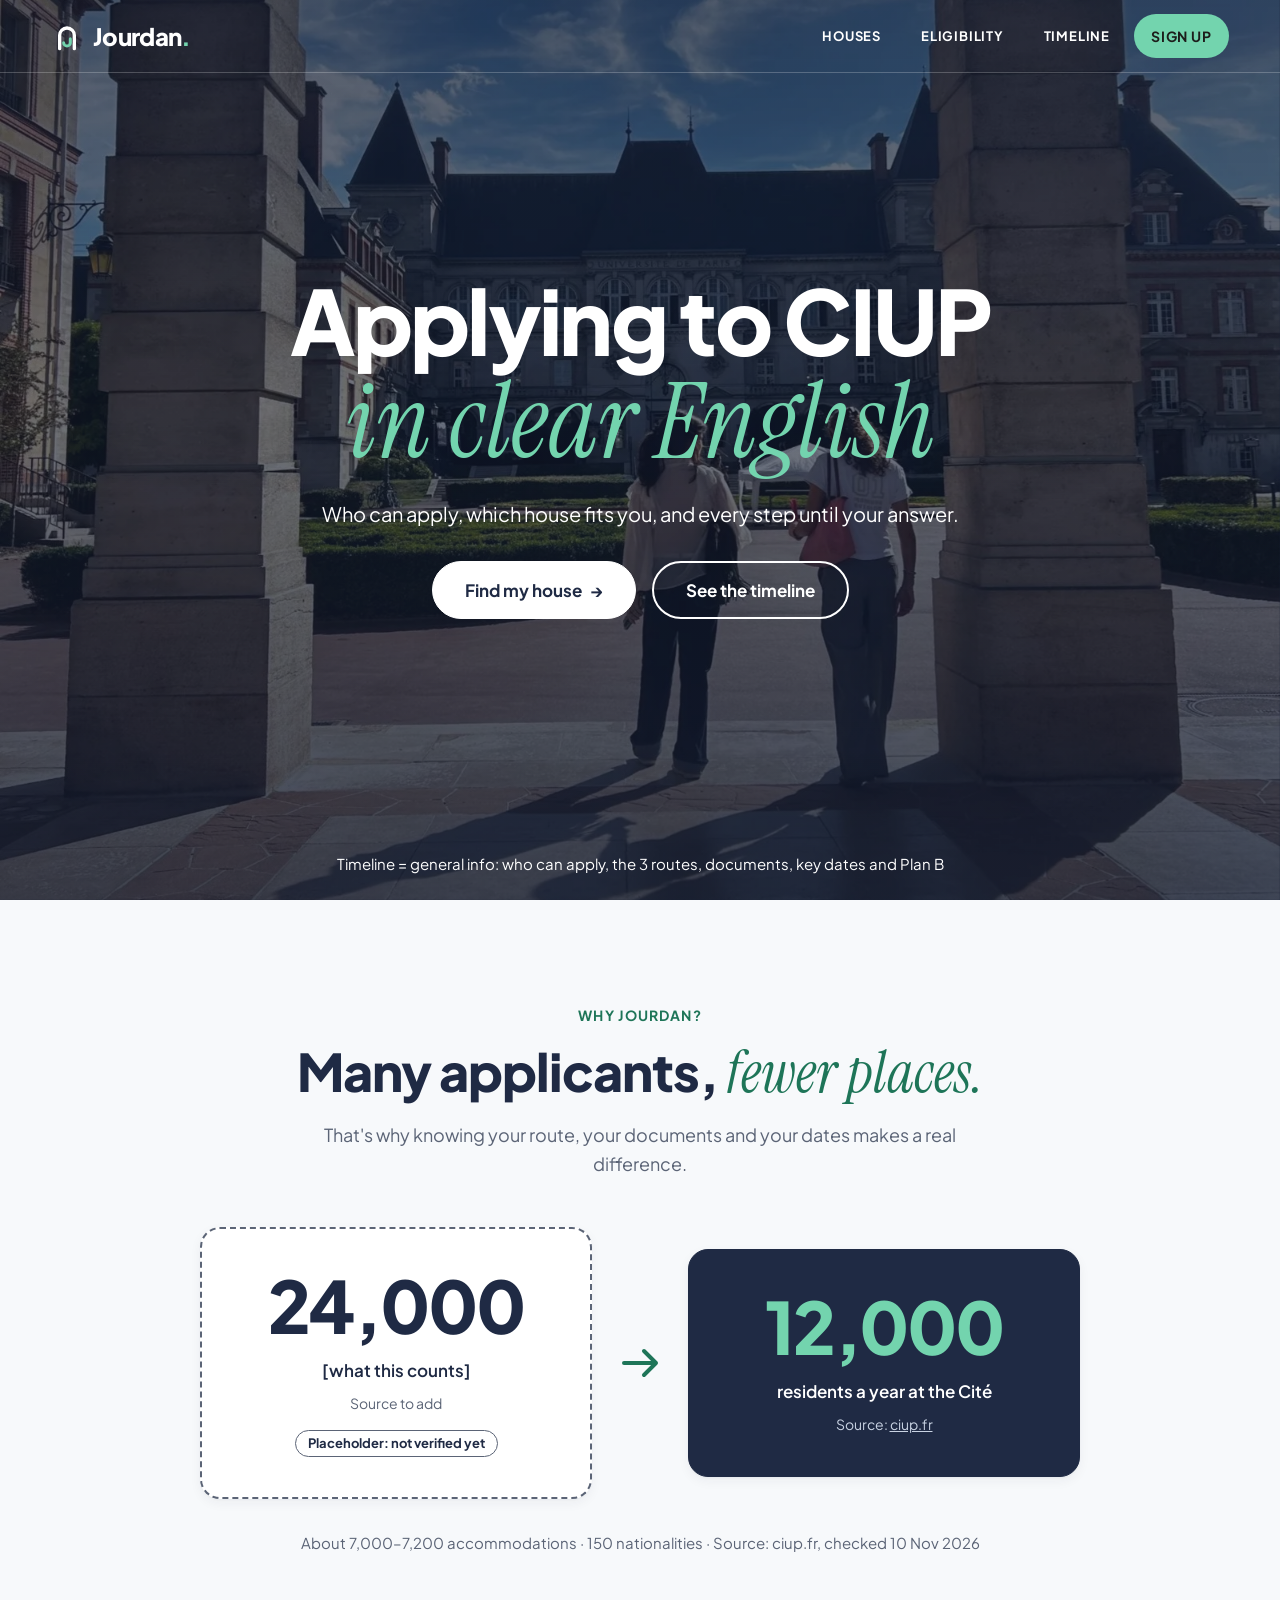
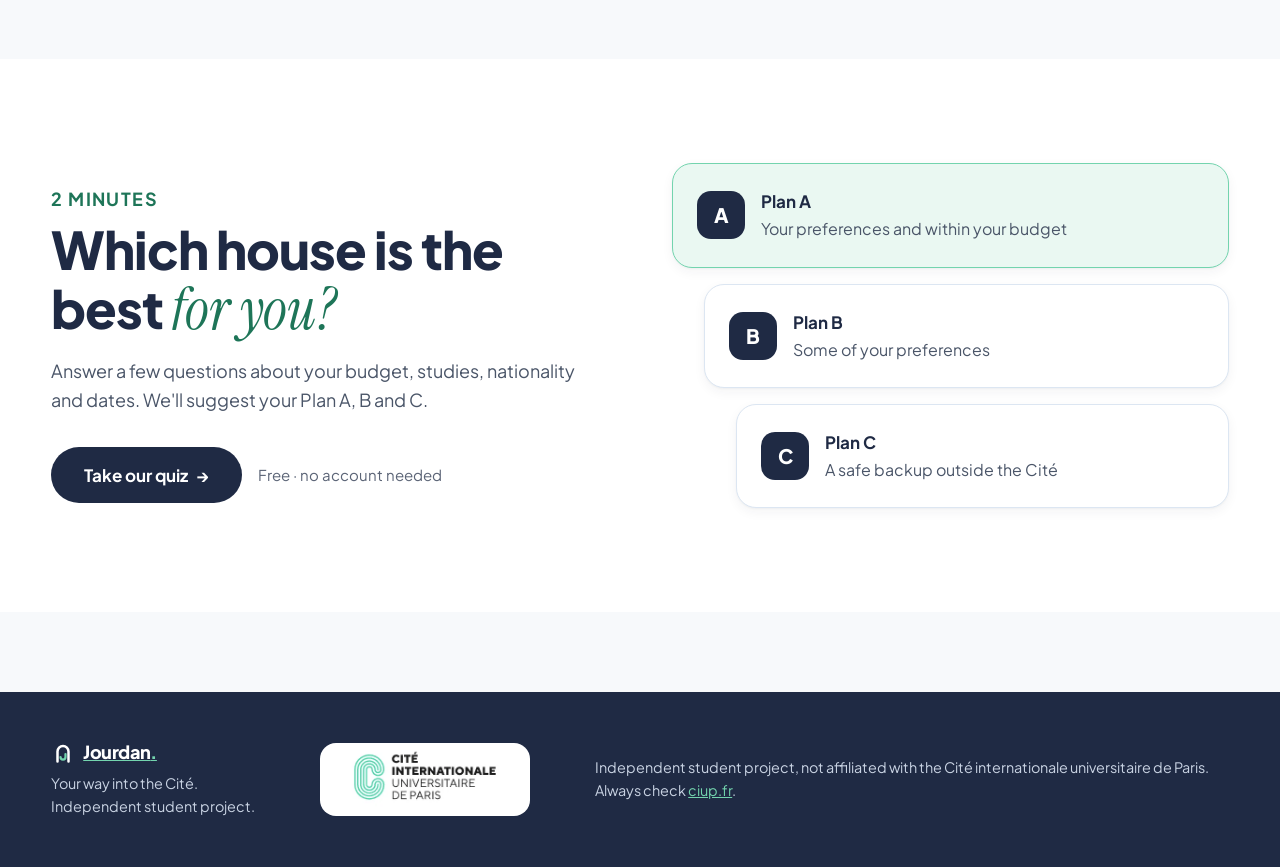
<file: index.html>
<!DOCTYPE html>
<html lang="en">
<head>
  <meta charset="UTF-8" />
  <meta name="viewport" content="width=device-width, initial-scale=1.0" />
  <meta name="description" content="Who can apply to the Cité internationale universitaire de Paris, which house fits you, and every step until your answer. Jourdan is an independent student project, not affiliated with CIUP." />
  <script>document.documentElement.classList.add("js");</script>
  <script>
    /* Old links such as index.html#who-can-apply now live on the timeline page */
    (function(){var h=location.hash;if(/^#(welcome|who-can-apply|how-it-works|key-facts|guide|plan-b|planb|faq)$/.test(h))location.replace("timeline.html"+h);})();
  </script>
  <title>Jourdan · Applying to CIUP in clear English</title>
  <link rel="icon" href="images/favicon.svg" type="image/svg+xml" />
  <link rel="preconnect" href="https://fonts.googleapis.com" />
  <link rel="preconnect" href="https://fonts.gstatic.com" crossorigin />
  <link href="https://fonts.googleapis.com/css2?family=Plus+Jakarta+Sans:wght@400;500;600;700;800&family=Instrument+Serif:ital@1&display=swap" rel="stylesheet" />
  <link rel="preload" as="image" type="image/webp" href="images/cite-arch.webp" imagesrcset="images/cite-arch-900.webp 900w, images/cite-arch.webp 1600w" imagesizes="100vw" fetchpriority="high" />
  <link rel="stylesheet" href="styles.css" />
  <link rel="stylesheet" href="pages.css" />
</head>
<body>
  <a class="skip" href="#why">Skip to content</a>
  <header class="topbar topbar--hero" id="topbar">
    <div class="container topbar__inner">
      <a href="index.html" class="logo" aria-label="Jourdan, home"><svg class="logo__icon" viewBox="0 0 48 48" fill="none" stroke-width="5" stroke-linecap="round" aria-hidden="true" focusable="false"><path d="M13 43V23a11 11 0 0 1 22 0v20" stroke="currentColor"/><path class="logo__j" d="M29 28v6a5 5 0 0 1-10 0"/></svg><span class="logo__text"><strong>Jourdan</strong><span class="logo__dot" aria-hidden="true">.</span></span></a>
      <div class="topbar__right">
        <nav class="topnav" id="topnav" aria-label="Main">
          <a href="maisons.html" class="topnav__link">Houses</a>
          <a href="timeline.html#who-can-apply" class="topnav__link">Eligibility</a>
          <a href="timeline.html" class="topnav__link">Timeline</a>
        </nav>
        <a href="account.html" class="btn btn--mint btn--sm topbar__start" data-auth-link>Sign up</a>
        <button type="button" class="menu-btn" id="menuBtn" aria-label="Open menu" aria-expanded="false" aria-controls="topnav">☰</button>
      </div>
    </div>
  </header>

  <!-- ============ HERO ============ -->
  <section class="herophoto" id="top" aria-labelledby="hero-title">
    <picture class="herophoto__pic">
      <source type="image/webp" srcset="images/cite-arch-900.webp 900w, images/cite-arch.webp 1600w" sizes="100vw" />
      <img src="images/cite-arch.jpg" width="1600" height="2133" fetchpriority="high" decoding="async" alt="Two students walking through a stone archway towards the Maison internationale at the Cité internationale universitaire de Paris" />
    </picture>
    <div class="herophoto__shade" aria-hidden="true"></div>
    <div class="container herophoto__inner">
      <h1 id="hero-title"><span class="herophoto__a">Applying to CIUP</span><span class="herophoto__b">in clear English</span></h1>
      <p class="herophoto__line">Who can apply, which house fits you, and every step until your answer.</p>
      <div class="herophoto__buttons">
        <a href="quiz.html" class="btn btn--lg btn--white">Find my house <span aria-hidden="true">→</span></a>
        <a href="timeline.html" class="btn btn--lg btn--outline">See the timeline</a>
      </div>
    </div>
    <p class="herophoto__note">Timeline = general info: who can apply, the 3 routes, documents, key dates and Plan B</p>
  </section>

  <main id="why">
    <!-- ============ WHY JOURDAN? ============ -->
    <section class="band band--grey center" aria-labelledby="why-title">
      <div class="container">
        <p class="label-s">Why Jourdan?</p>
        <h2 id="why-title">Many applicants, <span class="accent">fewer places.</span></h2>
        <p class="lead">That's why knowing your route, your documents and your dates makes a real difference.</p>
        <div class="numbers">
          <div class="numcard numcard--placeholder">
            <span class="numcard__big">24,000</span>
            <span class="numcard__label">[what this counts]</span>
            <span class="numcard__src">Source to add</span>
            <span class="numcard__tag">Placeholder: not verified yet</span>
          </div>
          <svg class="numbers__arrow" viewBox="0 0 24 24" aria-hidden="true"><path d="M4 12h16M14 6l6 6-6 6"/></svg>
          <div class="numcard numcard--dark">
            <span class="numcard__big">12,000</span>
            <span class="numcard__label">residents a year at the Cité</span>
            <span class="numcard__src">Source: <a href="https://www.ciup.fr/en/apply-for-accommodation/" target="_blank" rel="noopener" style="text-decoration:underline">ciup.fr</a></span>
          </div>
        </div>
        <p class="numbers__foot">About 7,000–7,200 accommodations · 150 nationalities · Source: ciup.fr, checked 10 Nov 2026</p>
      </div>
    </section>

    <!-- ============ WHICH HOUSE ============ -->
    <section class="band band--white" aria-labelledby="which-title">
      <div class="container which">
        <div>
          <p class="label-s">2 minutes</p>
          <h2 id="which-title">Which house is the best <span class="accent">for you?</span></h2>
          <p>Answer a few questions about your budget, studies, nationality and dates. We'll suggest your Plan A, B and C.</p>
          <div class="which__cta">
            <a href="quiz.html" class="btn btn--lg btn--dark">Take our quiz <span aria-hidden="true">→</span></a>
            <span class="which__free">Free · no account needed</span>
          </div>
        </div>
        <ol class="stairs" aria-label="Your three plans">
          <li><span class="stairs__badge" aria-hidden="true">A</span><div><strong>Plan A</strong> <span class="t">Your preferences and within your budget</span></div></li>
          <li><span class="stairs__badge" aria-hidden="true">B</span><div><strong>Plan B</strong> <span class="t">Some of your preferences</span></div></li>
          <li><span class="stairs__badge" aria-hidden="true">C</span><div><strong>Plan C</strong> <span class="t">A safe backup outside the Cité</span></div></li>
        </ol>
      </div>
    </section>
  </main>

  <footer class="footer">
    <div class="container footer__inner">
      <div class="footbrand"><a href="index.html" class="logo logo--sm" aria-label="Jourdan, home"><svg class="logo__icon" viewBox="0 0 48 48" fill="none" stroke-width="5" stroke-linecap="round" aria-hidden="true" focusable="false"><path d="M13 43V23a11 11 0 0 1 22 0v20" stroke="currentColor"/><path class="logo__j" d="M29 28v6a5 5 0 0 1-10 0"/></svg><span class="logo__text"><strong>Jourdan</strong><span class="logo__dot" aria-hidden="true">.</span></span></a><p>Your way into the Cité.<br>Independent student project.</p></div>
      <div class="official">
        <a class="official__logo" href="https://www.ciup.fr" target="_blank" rel="noopener" aria-label="Cité internationale universitaire de Paris, official website">
          <img src="images/ciup-logo.png" alt="Cité internationale universitaire de Paris" onerror="this.replaceWith(document.createTextNode('ciup.fr'))" />
        </a>
        
      </div>
      <p class="footer__disclaimer">Independent student project, not affiliated with the Cité internationale universitaire de Paris. Always check <a href="https://www.ciup.fr" target="_blank" rel="noopener">ciup.fr</a>.</p>
    </div>
  </footer>

  <script src="script.js"></script>
</body>
</html>
</file>
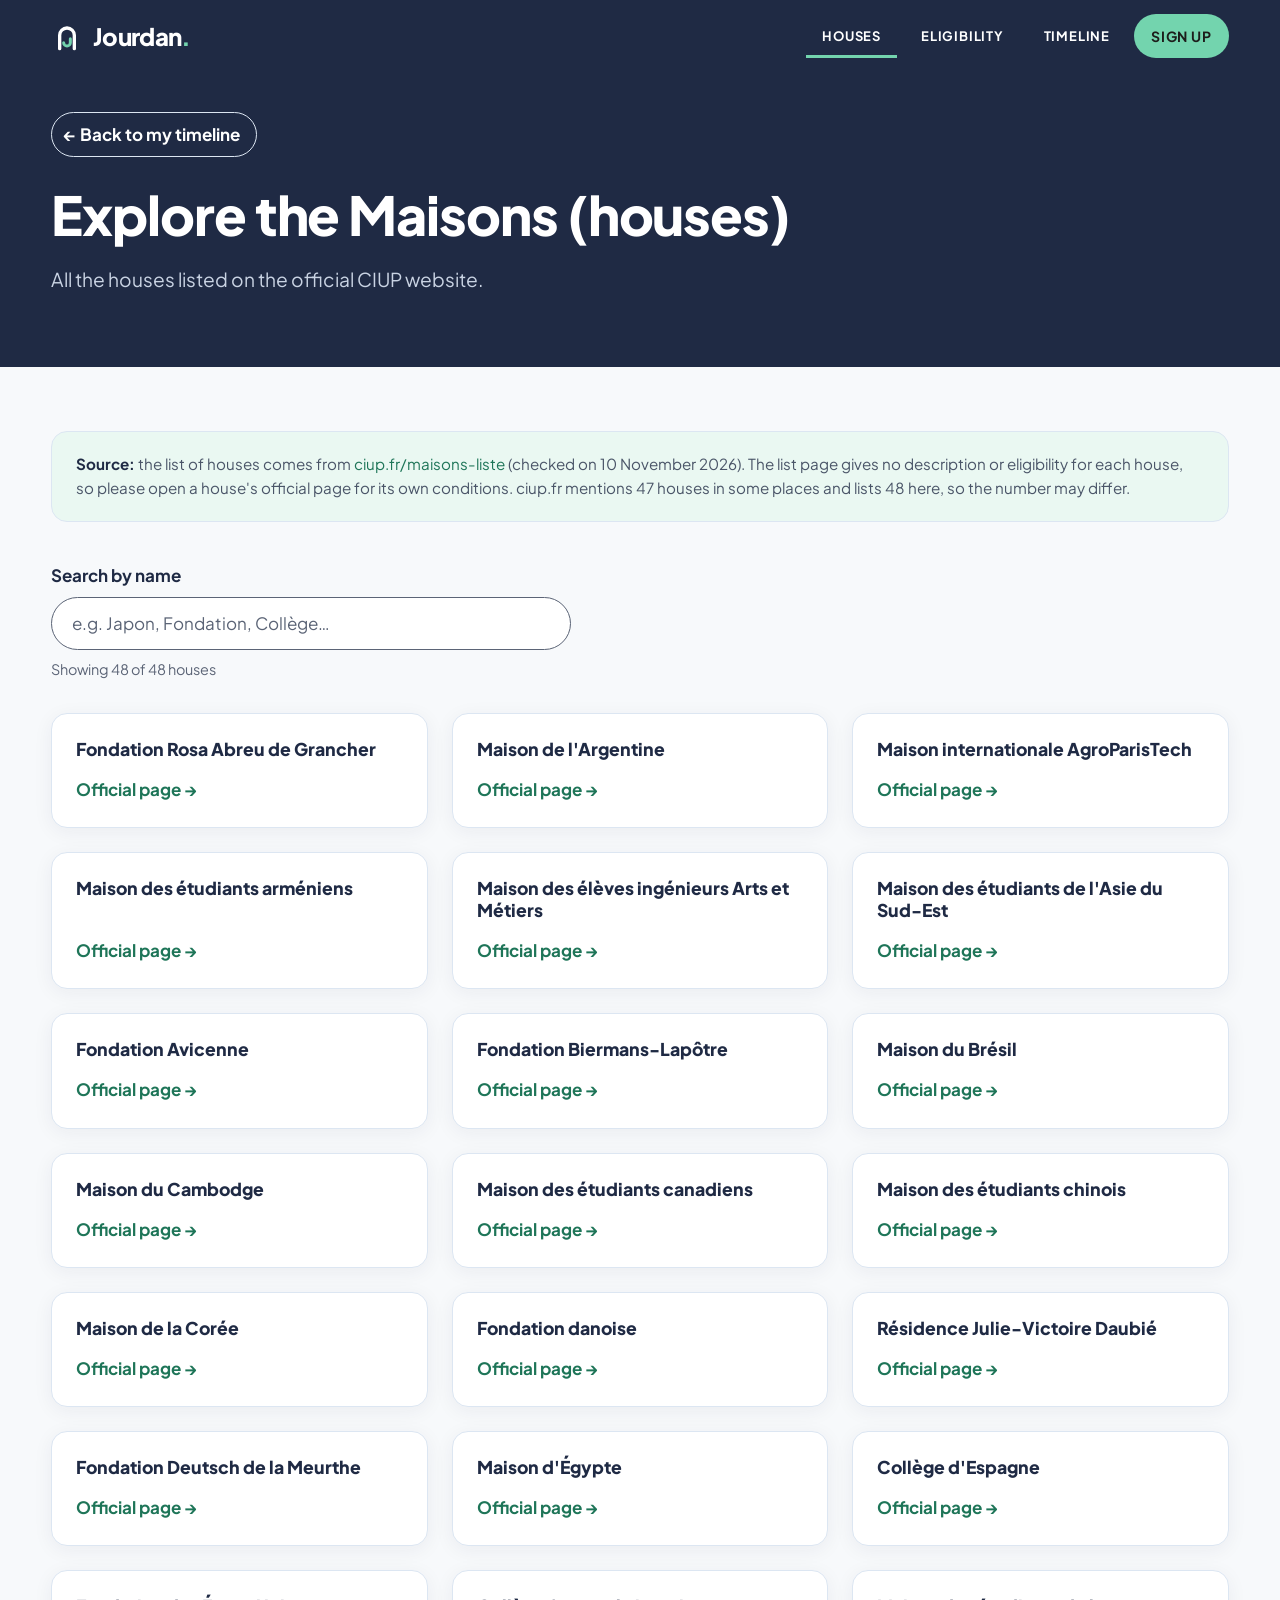
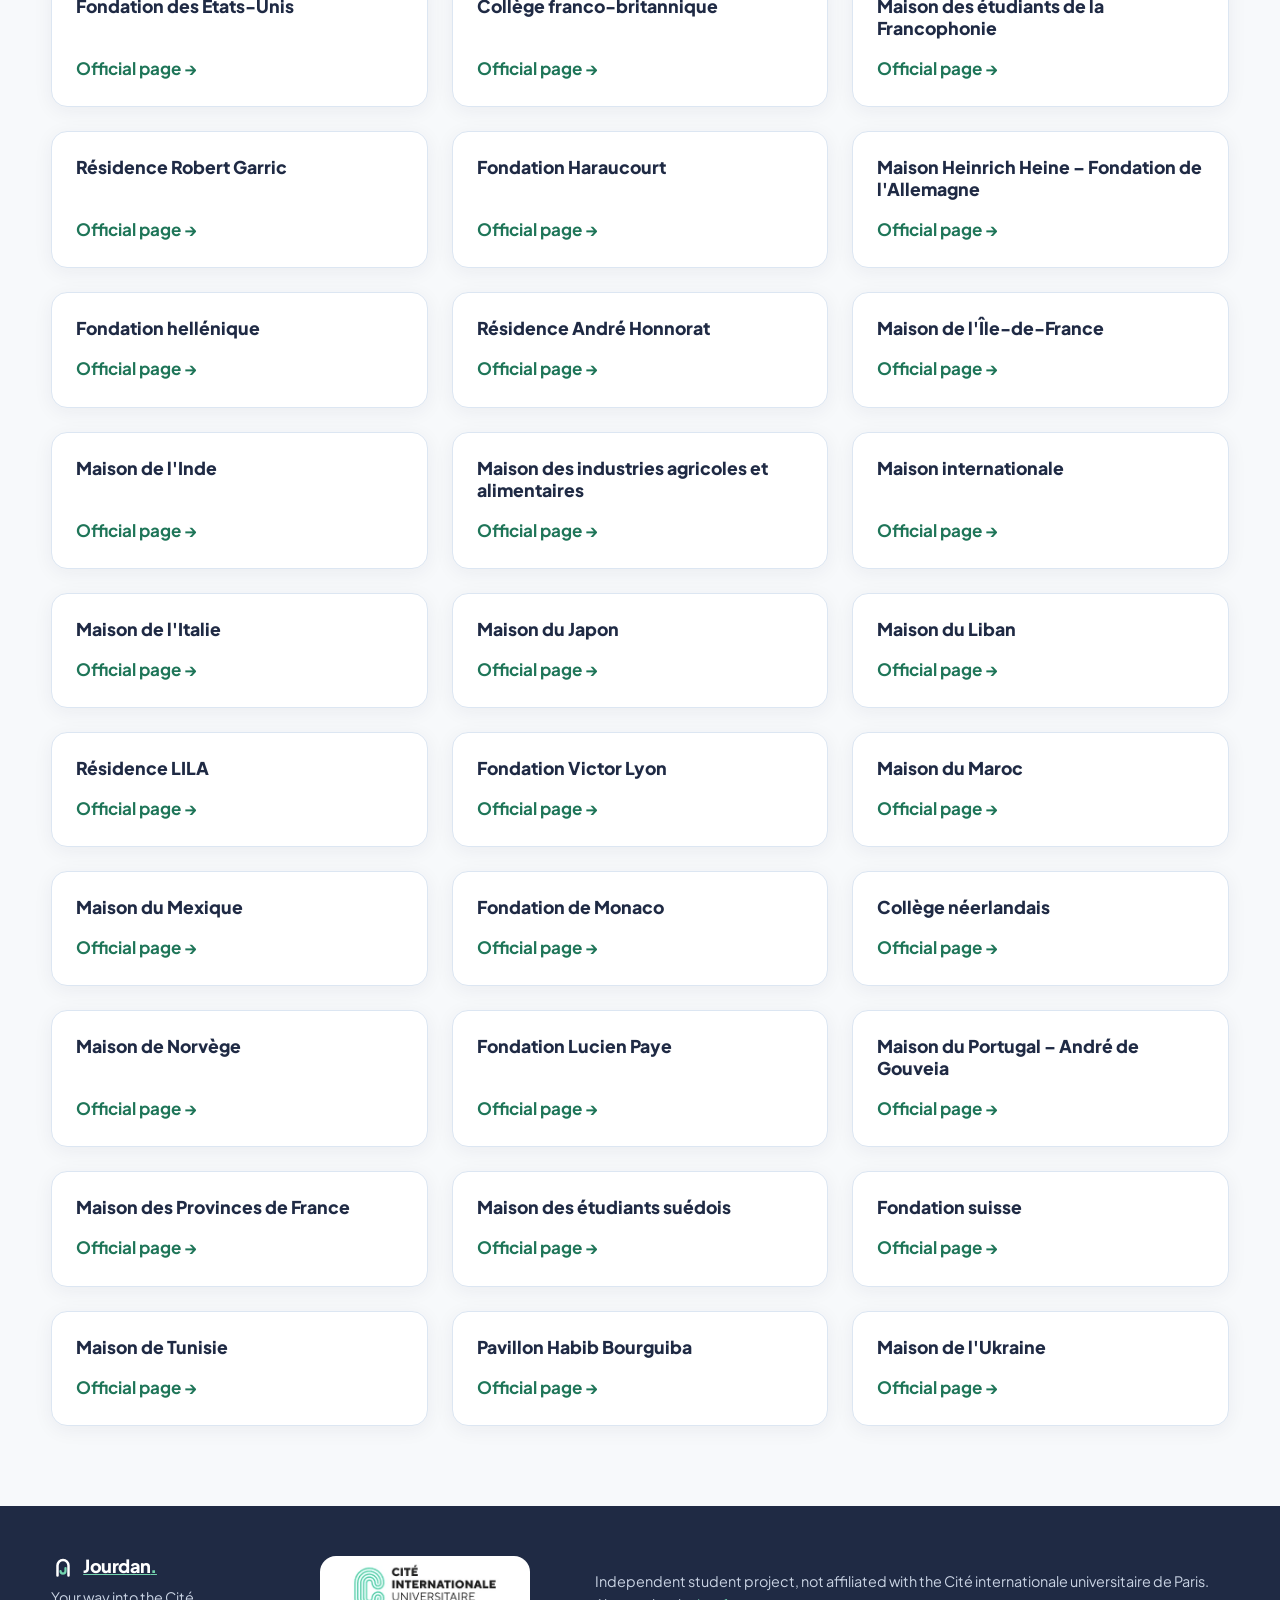
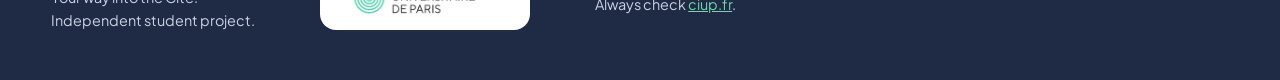
<file: maisons.html>
<!DOCTYPE html>
<html lang="en">
<head>
  <meta charset="UTF-8" />
  <meta name="viewport" content="width=device-width, initial-scale=1.0" />
  <title>Jourdan · Houses</title>
  <link rel="icon" href="images/favicon.svg" type="image/svg+xml" />
  <link rel="preconnect" href="https://fonts.googleapis.com" />
  <link rel="preconnect" href="https://fonts.gstatic.com" crossorigin />
  <link href="https://fonts.googleapis.com/css2?family=Plus+Jakarta+Sans:wght@400;500;600;700;800&display=swap" rel="stylesheet" />
  <link rel="stylesheet" href="styles.css" />
  <link rel="stylesheet" href="pages.css" />
</head>
<body>

  <header class="topbar" id="topbar">
    <div class="container topbar__inner">
      <a href="index.html" class="logo" aria-label="Jourdan, home"><svg class="logo__icon" viewBox="0 0 48 48" fill="none" stroke-width="5" stroke-linecap="round" aria-hidden="true" focusable="false"><path d="M13 43V23a11 11 0 0 1 22 0v20" stroke="currentColor"/><path class="logo__j" d="M29 28v6a5 5 0 0 1-10 0"/></svg><span class="logo__text"><strong>Jourdan</strong><span class="logo__dot" aria-hidden="true">.</span></span></a>
      <div class="topbar__right">
        <nav class="topnav" id="topnav" aria-label="Main">
          <a href="maisons.html" class="topnav__link is-active" aria-current="page">Houses</a>
          <a href="timeline.html#who-can-apply" class="topnav__link">Eligibility</a>
          <a href="timeline.html" class="topnav__link">Timeline</a>
        </nav>
        <a href="account.html" class="btn btn--mint btn--sm topbar__start" data-auth-link>Sign up</a>
        <button type="button" class="menu-btn" id="menuBtn" aria-label="Open menu" aria-expanded="false" aria-controls="topnav">☰</button>
      </div>
    </div>
  </header>

  <!-- ============ PAGE TITLE BANNER ============ -->
  <section class="hero hero--small">
    <div class="container hero__content">
      <a class="back-link" href="timeline.html">← Back to my timeline</a>
      <h1>Explore the Maisons (houses)</h1>
      <p>All the houses listed on the official CIUP website.</p>
    </div>
  </section>

  <main class="container maisons-page">

    <!-- Source note: facts come from ciup-verified-info.md (checked on ciup.fr, 10 Nov 2026) -->
    <div class="notice" role="note">
      <strong>Source:</strong> the list of houses comes from
      <a href="https://www.ciup.fr/maisons-liste/" target="_blank" rel="noopener">ciup.fr/maisons-liste</a>
      (checked on 10 November 2026). The list page gives no description or eligibility for each house,
      so please open a house's official page for its own conditions. ciup.fr mentions 47 houses in some places
      and lists 48 here, so the number may differ.
    </div>

    <!-- Search box: script.js hides the cards that don't match -->
    <div class="search">
      <label for="maisonSearch" class="search__label">Search by name</label>
      <input type="search" id="maisonSearch" placeholder="e.g. Japon, Fondation, Collège…" autocomplete="off" />
      <p class="search__count" id="maisonCount" aria-live="polite">Showing 48 of 48 houses</p>
    </div>

    <!-- 48 cards, generated from section 10 of ciup-verified-info.md -->
    <div class="maison-grid" id="maisonGrid">
      <a class="maison-card" data-name="Fondation Rosa Abreu de Grancher" href="https://www.ciup.fr/maisons/fondation-rosa-abreu-de-grancher/" target="_blank" rel="noopener">
        <h3>Fondation Rosa Abreu de Grancher</h3>
        <span class="maison-card__link">Official page →</span>
      </a>
      <a class="maison-card" data-name="Maison de l&#x27;Argentine" href="https://www.ciup.fr/maisons/maison-argentine/" target="_blank" rel="noopener">
        <h3>Maison de l&#x27;Argentine</h3>
        <span class="maison-card__link">Official page →</span>
      </a>
      <a class="maison-card" data-name="Maison internationale AgroParisTech" href="https://www.ciup.fr/maisons/maison-internationale-agroparistech/" target="_blank" rel="noopener">
        <h3>Maison internationale AgroParisTech</h3>
        <span class="maison-card__link">Official page →</span>
      </a>
      <a class="maison-card" data-name="Maison des étudiants arméniens" href="https://www.ciup.fr/maisons/maison-des-etudiants-armeniens/" target="_blank" rel="noopener">
        <h3>Maison des étudiants arméniens</h3>
        <span class="maison-card__link">Official page →</span>
      </a>
      <a class="maison-card" data-name="Maison des élèves ingénieurs Arts et Métiers" href="https://www.ciup.fr/maisons/maison-des-eleves-ingenieurs-des-arts-et-metiers/" target="_blank" rel="noopener">
        <h3>Maison des élèves ingénieurs Arts et Métiers</h3>
        <span class="maison-card__link">Official page →</span>
      </a>
      <a class="maison-card" data-name="Maison des étudiants de l&#x27;Asie du Sud-Est" href="https://www.ciup.fr/maisons/maison-des-etudiants-de-lasie-du-sud-est/" target="_blank" rel="noopener">
        <h3>Maison des étudiants de l&#x27;Asie du Sud-Est</h3>
        <span class="maison-card__link">Official page →</span>
      </a>
      <a class="maison-card" data-name="Fondation Avicenne" href="https://www.ciup.fr/maisons/fondation-avicenne/" target="_blank" rel="noopener">
        <h3>Fondation Avicenne</h3>
        <span class="maison-card__link">Official page →</span>
      </a>
      <a class="maison-card" data-name="Fondation Biermans-Lapôtre" href="https://www.ciup.fr/maisons/fondation-biermans-lapotre/" target="_blank" rel="noopener">
        <h3>Fondation Biermans-Lapôtre</h3>
        <span class="maison-card__link">Official page →</span>
      </a>
      <a class="maison-card" data-name="Maison du Brésil" href="https://www.ciup.fr/maisons/maison-du-bresil/" target="_blank" rel="noopener">
        <h3>Maison du Brésil</h3>
        <span class="maison-card__link">Official page →</span>
      </a>
      <a class="maison-card" data-name="Maison du Cambodge" href="https://www.ciup.fr/maisons/maison-du-cambodge/" target="_blank" rel="noopener">
        <h3>Maison du Cambodge</h3>
        <span class="maison-card__link">Official page →</span>
      </a>
      <a class="maison-card" data-name="Maison des étudiants canadiens" href="https://www.ciup.fr/maisons/maison-des-etudiants-canadiens/" target="_blank" rel="noopener">
        <h3>Maison des étudiants canadiens</h3>
        <span class="maison-card__link">Official page →</span>
      </a>
      <a class="maison-card" data-name="Maison des étudiants chinois" href="https://www.ciup.fr/maisons/maison-des-etudiants-chinois/" target="_blank" rel="noopener">
        <h3>Maison des étudiants chinois</h3>
        <span class="maison-card__link">Official page →</span>
      </a>
      <a class="maison-card" data-name="Maison de la Corée" href="https://www.ciup.fr/maisons/maison-de-la-coree/" target="_blank" rel="noopener">
        <h3>Maison de la Corée</h3>
        <span class="maison-card__link">Official page →</span>
      </a>
      <a class="maison-card" data-name="Fondation danoise" href="https://www.ciup.fr/maisons/fondation-danoise/" target="_blank" rel="noopener">
        <h3>Fondation danoise</h3>
        <span class="maison-card__link">Official page →</span>
      </a>
      <a class="maison-card" data-name="Résidence Julie-Victoire Daubié" href="https://www.ciup.fr/maisons/residence-julie-victoire-daubie/" target="_blank" rel="noopener">
        <h3>Résidence Julie-Victoire Daubié</h3>
        <span class="maison-card__link">Official page →</span>
      </a>
      <a class="maison-card" data-name="Fondation Deutsch de la Meurthe" href="https://www.ciup.fr/maisons/fondation-emile-et-louise-deutsch-de-la-meurthe/" target="_blank" rel="noopener">
        <h3>Fondation Deutsch de la Meurthe</h3>
        <span class="maison-card__link">Official page →</span>
      </a>
      <a class="maison-card" data-name="Maison d&#x27;Égypte" href="https://www.ciup.fr/maisons/maison-degypte/" target="_blank" rel="noopener">
        <h3>Maison d&#x27;Égypte</h3>
        <span class="maison-card__link">Official page →</span>
      </a>
      <a class="maison-card" data-name="Collège d&#x27;Espagne" href="https://www.ciup.fr/maisons/college-despagne/" target="_blank" rel="noopener">
        <h3>Collège d&#x27;Espagne</h3>
        <span class="maison-card__link">Official page →</span>
      </a>
      <a class="maison-card" data-name="Fondation des États-Unis" href="https://www.ciup.fr/maisons/fondation-des-etats-unis/" target="_blank" rel="noopener">
        <h3>Fondation des États-Unis</h3>
        <span class="maison-card__link">Official page →</span>
      </a>
      <a class="maison-card" data-name="Collège franco-britannique" href="https://www.ciup.fr/maisons/college-franco-britannique/" target="_blank" rel="noopener">
        <h3>Collège franco-britannique</h3>
        <span class="maison-card__link">Official page →</span>
      </a>
      <a class="maison-card" data-name="Maison des étudiants de la Francophonie" href="https://www.ciup.fr/maisons/maison-des-etudiants-de-la-francophonie/" target="_blank" rel="noopener">
        <h3>Maison des étudiants de la Francophonie</h3>
        <span class="maison-card__link">Official page →</span>
      </a>
      <a class="maison-card" data-name="Résidence Robert Garric" href="https://www.ciup.fr/maisons/residence-robert-garric/" target="_blank" rel="noopener">
        <h3>Résidence Robert Garric</h3>
        <span class="maison-card__link">Official page →</span>
      </a>
      <a class="maison-card" data-name="Fondation Haraucourt" href="https://www.ciup.fr/maisons/fondation-haraucourt/" target="_blank" rel="noopener">
        <h3>Fondation Haraucourt</h3>
        <span class="maison-card__link">Official page →</span>
      </a>
      <a class="maison-card" data-name="Maison Heinrich Heine – Fondation de l&#x27;Allemagne" href="https://www.ciup.fr/maisons/maison-heinrich-heine-fondation-de-lallemagne/" target="_blank" rel="noopener">
        <h3>Maison Heinrich Heine – Fondation de l&#x27;Allemagne</h3>
        <span class="maison-card__link">Official page →</span>
      </a>
      <a class="maison-card" data-name="Fondation hellénique" href="https://www.ciup.fr/maisons/fondation-hellenique/" target="_blank" rel="noopener">
        <h3>Fondation hellénique</h3>
        <span class="maison-card__link">Official page →</span>
      </a>
      <a class="maison-card" data-name="Résidence André Honnorat" href="https://www.ciup.fr/maisons/residence-andre-honnorat/" target="_blank" rel="noopener">
        <h3>Résidence André Honnorat</h3>
        <span class="maison-card__link">Official page →</span>
      </a>
      <a class="maison-card" data-name="Maison de l&#x27;Île-de-France" href="https://www.ciup.fr/maisons/maison-de-lile-de-france/" target="_blank" rel="noopener">
        <h3>Maison de l&#x27;Île-de-France</h3>
        <span class="maison-card__link">Official page →</span>
      </a>
      <a class="maison-card" data-name="Maison de l&#x27;Inde" href="https://www.ciup.fr/maisons/maison-inde/" target="_blank" rel="noopener">
        <h3>Maison de l&#x27;Inde</h3>
        <span class="maison-card__link">Official page →</span>
      </a>
      <a class="maison-card" data-name="Maison des industries agricoles et alimentaires" href="https://www.ciup.fr/maisons/maison-des-industries-agricoles-et-alimentaires/" target="_blank" rel="noopener">
        <h3>Maison des industries agricoles et alimentaires</h3>
        <span class="maison-card__link">Official page →</span>
      </a>
      <a class="maison-card" data-name="Maison internationale" href="https://www.ciup.fr/maisons/maison-internationale/" target="_blank" rel="noopener">
        <h3>Maison internationale</h3>
        <span class="maison-card__link">Official page →</span>
      </a>
      <a class="maison-card" data-name="Maison de l&#x27;Italie" href="https://www.ciup.fr/maisons/maison-de-litalie/" target="_blank" rel="noopener">
        <h3>Maison de l&#x27;Italie</h3>
        <span class="maison-card__link">Official page →</span>
      </a>
      <a class="maison-card" data-name="Maison du Japon" href="https://www.ciup.fr/maisons/maison-du-japon/" target="_blank" rel="noopener">
        <h3>Maison du Japon</h3>
        <span class="maison-card__link">Official page →</span>
      </a>
      <a class="maison-card" data-name="Maison du Liban" href="https://www.ciup.fr/maisons/maison-du-liban/" target="_blank" rel="noopener">
        <h3>Maison du Liban</h3>
        <span class="maison-card__link">Official page →</span>
      </a>
      <a class="maison-card" data-name="Résidence LILA" href="https://www.ciup.fr/maisons/residence-lila/" target="_blank" rel="noopener">
        <h3>Résidence LILA</h3>
        <span class="maison-card__link">Official page →</span>
      </a>
      <a class="maison-card" data-name="Fondation Victor Lyon" href="https://www.ciup.fr/maisons/fondation-victor-lyon/" target="_blank" rel="noopener">
        <h3>Fondation Victor Lyon</h3>
        <span class="maison-card__link">Official page →</span>
      </a>
      <a class="maison-card" data-name="Maison du Maroc" href="https://www.ciup.fr/maisons/maison-du-maroc/" target="_blank" rel="noopener">
        <h3>Maison du Maroc</h3>
        <span class="maison-card__link">Official page →</span>
      </a>
      <a class="maison-card" data-name="Maison du Mexique" href="https://www.ciup.fr/maisons/maison-du-mexique/" target="_blank" rel="noopener">
        <h3>Maison du Mexique</h3>
        <span class="maison-card__link">Official page →</span>
      </a>
      <a class="maison-card" data-name="Fondation de Monaco" href="https://www.ciup.fr/maisons/fondation-de-monaco/" target="_blank" rel="noopener">
        <h3>Fondation de Monaco</h3>
        <span class="maison-card__link">Official page →</span>
      </a>
      <a class="maison-card" data-name="Collège néerlandais" href="https://www.ciup.fr/maisons/college-neerlandais/" target="_blank" rel="noopener">
        <h3>Collège néerlandais</h3>
        <span class="maison-card__link">Official page →</span>
      </a>
      <a class="maison-card" data-name="Maison de Norvège" href="https://www.ciup.fr/maisons/maison-de-norvege/" target="_blank" rel="noopener">
        <h3>Maison de Norvège</h3>
        <span class="maison-card__link">Official page →</span>
      </a>
      <a class="maison-card" data-name="Fondation Lucien Paye" href="https://www.ciup.fr/maisons/fondation-lucien-paye/" target="_blank" rel="noopener">
        <h3>Fondation Lucien Paye</h3>
        <span class="maison-card__link">Official page →</span>
      </a>
      <a class="maison-card" data-name="Maison du Portugal – André de Gouveia" href="https://www.ciup.fr/maisons/maison-du-portugal-andre-de-gouveia/" target="_blank" rel="noopener">
        <h3>Maison du Portugal – André de Gouveia</h3>
        <span class="maison-card__link">Official page →</span>
      </a>
      <a class="maison-card" data-name="Maison des Provinces de France" href="https://www.ciup.fr/maisons/maison-des-provinces-de-france/" target="_blank" rel="noopener">
        <h3>Maison des Provinces de France</h3>
        <span class="maison-card__link">Official page →</span>
      </a>
      <a class="maison-card" data-name="Maison des étudiants suédois" href="https://www.ciup.fr/maisons/maison-des-etudiants-suedois/" target="_blank" rel="noopener">
        <h3>Maison des étudiants suédois</h3>
        <span class="maison-card__link">Official page →</span>
      </a>
      <a class="maison-card" data-name="Fondation suisse" href="https://www.ciup.fr/maisons/fondation-suisse/" target="_blank" rel="noopener">
        <h3>Fondation suisse</h3>
        <span class="maison-card__link">Official page →</span>
      </a>
      <a class="maison-card" data-name="Maison de Tunisie" href="https://www.ciup.fr/maisons/maison-tunisie/" target="_blank" rel="noopener">
        <h3>Maison de Tunisie</h3>
        <span class="maison-card__link">Official page →</span>
      </a>
      <a class="maison-card" data-name="Pavillon Habib Bourguiba" href="https://www.ciup.fr/maisons/pavillon-bourguiba/" target="_blank" rel="noopener">
        <h3>Pavillon Habib Bourguiba</h3>
        <span class="maison-card__link">Official page →</span>
      </a>
      <a class="maison-card" data-name="Maison de l&#x27;Ukraine" href="https://www.ciup.fr/maisons/maison-de-lukraine/" target="_blank" rel="noopener">
        <h3>Maison de l&#x27;Ukraine</h3>
        <span class="maison-card__link">Official page →</span>
      </a>
    </div>
    <p class="muted" id="maisonEmpty" hidden>No house matches your search.</p>
  </main>

  <!-- ============ FOOTER (same as homepage) ============ -->
  <footer class="footer">
    <div class="container footer__inner">
      <div class="footbrand"><a href="index.html" class="logo logo--sm" aria-label="Jourdan, home"><svg class="logo__icon" viewBox="0 0 48 48" fill="none" stroke-width="5" stroke-linecap="round" aria-hidden="true" focusable="false"><path d="M13 43V23a11 11 0 0 1 22 0v20" stroke="currentColor"/><path class="logo__j" d="M29 28v6a5 5 0 0 1-10 0"/></svg><span class="logo__text"><strong>Jourdan</strong><span class="logo__dot" aria-hidden="true">.</span></span></a><p>Your way into the Cité.<br>Independent student project.</p></div>
      <div class="official">
        <a class="official__logo" href="https://www.ciup.fr" target="_blank" rel="noopener" aria-label="Cité internationale universitaire de Paris, official website">
          <img src="images/ciup-logo.png" alt="Cité internationale universitaire de Paris" onerror="this.replaceWith(document.createTextNode('ciup.fr'))" />
        </a>
        
      </div>
      <p class="footer__disclaimer">Independent student project, not affiliated with the Cité internationale universitaire de Paris. Always check <a href="https://www.ciup.fr" target="_blank" rel="noopener">ciup.fr</a>.</p>
    </div>
  </footer>

  <!-- script.js: the search box above -->
  <script src="script.js"></script>
</body>
</html>
</file>
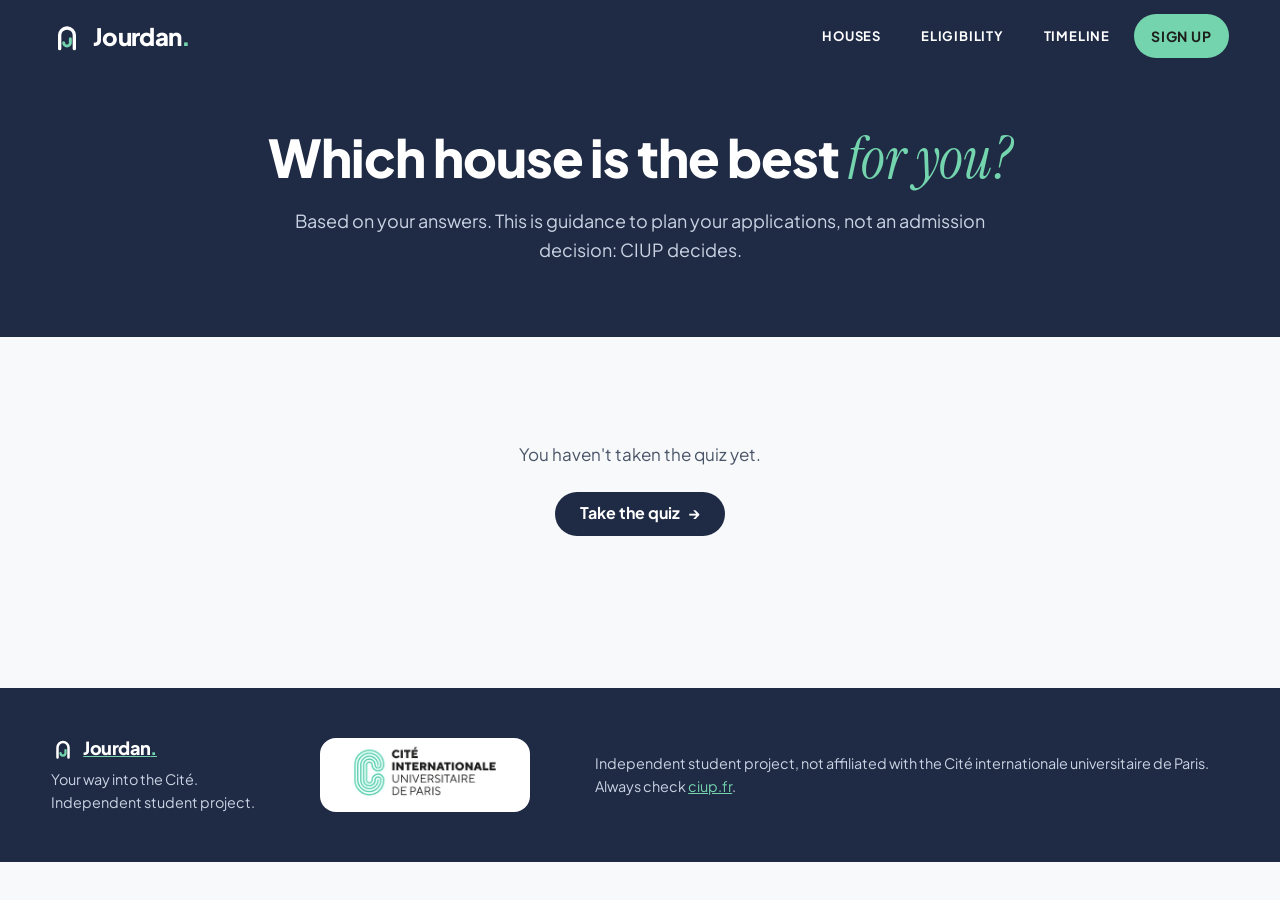
<file: plans.html>
<!DOCTYPE html>
<html lang="en">
<head>
  <meta charset="UTF-8" />
  <meta name="viewport" content="width=device-width, initial-scale=1.0" />
  <meta name="description" content="Houses and backups suggested from your quiz answers. Guidance only: CIUP decides admission." />
  <script>document.documentElement.classList.add("js");</script>
  <title>Jourdan · Your plans</title>
  <link rel="icon" href="images/favicon.svg" type="image/svg+xml" />
  <link rel="preconnect" href="https://fonts.googleapis.com" />
  <link rel="preconnect" href="https://fonts.gstatic.com" crossorigin />
  <link href="https://fonts.googleapis.com/css2?family=Plus+Jakarta+Sans:wght@400;500;600;700;800&family=Instrument+Serif:ital@1&display=swap" rel="stylesheet" />
  <link rel="stylesheet" href="styles.css" />
  <link rel="stylesheet" href="pages.css" />
</head>
<body class="plans-body">
  <a class="skip" href="#main">Skip to content</a>
  <header class="topbar" id="topbar">
    <div class="container topbar__inner">
      <a href="index.html" class="logo" aria-label="Jourdan, home"><svg class="logo__icon" viewBox="0 0 48 48" fill="none" stroke-width="5" stroke-linecap="round" aria-hidden="true" focusable="false"><path d="M13 43V23a11 11 0 0 1 22 0v20" stroke="currentColor"/><path class="logo__j" d="M29 28v6a5 5 0 0 1-10 0"/></svg><span class="logo__text"><strong>Jourdan</strong><span class="logo__dot" aria-hidden="true">.</span></span></a>
      <div class="topbar__right">
        <nav class="topnav" id="topnav" aria-label="Main">
          <a href="maisons.html" class="topnav__link">Houses</a>
          <a href="timeline.html#who-can-apply" class="topnav__link">Eligibility</a>
          <a href="timeline.html" class="topnav__link">Timeline</a>
        </nav>
        <a href="account.html" class="btn btn--mint btn--sm topbar__start" data-auth-link>Sign up</a>
        <button type="button" class="menu-btn" id="menuBtn" aria-label="Open menu" aria-expanded="false" aria-controls="topnav">☰</button>
      </div>
    </div>
  </header>

  <main id="main">
    <section class="pagehead pagehead--center">
      <div class="container">
        <h1>Which house is the best <span class="accent">for you?</span></h1>
        <p>Based on your answers. This is guidance to plan your applications, not an admission decision: CIUP decides.</p>
      </div>
    </section>

    <div class="container plans-page" id="plansRoot">
      <p class="empty" id="plansEmpty" hidden>You haven't taken the quiz yet.<br /><a class="btn btn--dark" href="quiz.html">Take the quiz <span aria-hidden="true">→</span></a></p>

      <div id="plansBody" hidden>
        <ul class="planrow" id="planRow"></ul>
        <div class="answers-row" id="answersRow"></div>
        <div id="planDetails"></div>
        <div class="signbox">
          <div>
            <h2>Keep your personal experience</h2>
            <p>Sign up to save your answers, your plans and your timeline.</p>
          </div>
          <a href="account.html" class="btn btn--mint btn--lg">Sign up <span aria-hidden="true">→</span></a>
        </div>
      </div>
    </div>
  </main>

  <footer class="footer">
    <div class="container footer__inner">
      <div class="footbrand"><a href="index.html" class="logo logo--sm" aria-label="Jourdan, home"><svg class="logo__icon" viewBox="0 0 48 48" fill="none" stroke-width="5" stroke-linecap="round" aria-hidden="true" focusable="false"><path d="M13 43V23a11 11 0 0 1 22 0v20" stroke="currentColor"/><path class="logo__j" d="M29 28v6a5 5 0 0 1-10 0"/></svg><span class="logo__text"><strong>Jourdan</strong><span class="logo__dot" aria-hidden="true">.</span></span></a><p>Your way into the Cité.<br>Independent student project.</p></div>
      <div class="official">
        <a class="official__logo" href="https://www.ciup.fr" target="_blank" rel="noopener" aria-label="Cité internationale universitaire de Paris, official website">
          <img src="images/ciup-logo.png" alt="Cité internationale universitaire de Paris" onerror="this.replaceWith(document.createTextNode('ciup.fr'))" />
        </a>
        
      </div>
      <p class="footer__disclaimer">Independent student project, not affiliated with the Cité internationale universitaire de Paris. Always check <a href="https://www.ciup.fr" target="_blank" rel="noopener">ciup.fr</a>.</p>
    </div>
  </footer>

  <script src="journey-data.js"></script>
  <script src="script.js"></script>
  <script src="plans.js"></script>
</body>
</html>
</file>
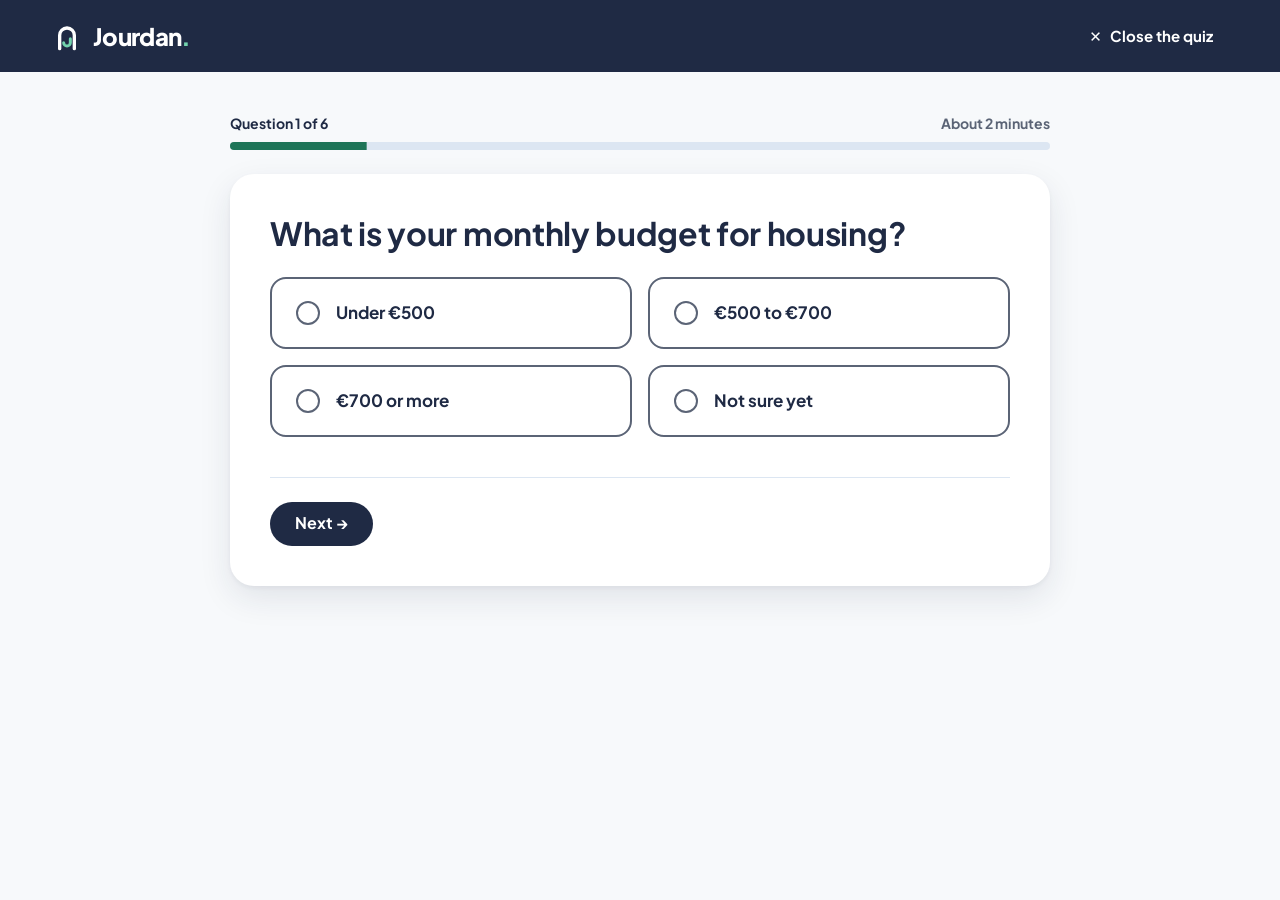
<file: quiz.html>
<!DOCTYPE html>
<html lang="en">
<head>
  <meta charset="UTF-8" />
  <meta name="viewport" content="width=device-width, initial-scale=1.0" />
  <meta name="description" content="Six short questions to suggest your Plan A, B and C at the Cité internationale universitaire de Paris." />
  <script>document.documentElement.classList.add("js");</script>
  <title>Jourdan · Quiz</title>
  <link rel="icon" href="images/favicon.svg" type="image/svg+xml" />
  <link rel="preconnect" href="https://fonts.googleapis.com" />
  <link rel="preconnect" href="https://fonts.gstatic.com" crossorigin />
  <link href="https://fonts.googleapis.com/css2?family=Plus+Jakarta+Sans:wght@400;500;600;700;800&family=Instrument+Serif:ital@1&display=swap" rel="stylesheet" />
  <link rel="stylesheet" href="styles.css" />
  <link rel="stylesheet" href="pages.css" />
</head>
<body class="quiz-page">
  <header class="qbar">
    <div class="container qbar__inner">
      <a href="index.html" class="logo" aria-label="Jourdan, home"><svg class="logo__icon" viewBox="0 0 48 48" fill="none" stroke-width="5" stroke-linecap="round" aria-hidden="true" focusable="false"><path d="M13 43V23a11 11 0 0 1 22 0v20" stroke="currentColor"/><path class="logo__j" d="M29 28v6a5 5 0 0 1-10 0"/></svg><span class="logo__text"><strong>Jourdan</strong><span class="logo__dot" aria-hidden="true">.</span></span></a>
      <a href="index.html" class="qclose"><span aria-hidden="true">✕</span> Close the quiz</a>
    </div>
  </header>

  <main class="qmain" id="main">
    <div class="qprogress" id="qprogress">
      <div class="qprogress__row"><span id="qcount">Question 1 of 6</span><span class="muted">About 2 minutes</span></div>
      <div class="qprogress__track" role="progressbar" aria-label="Quiz progress" aria-valuemin="0" aria-valuemax="6" aria-valuenow="1" id="qtrack"><span class="qprogress__fill"></span></div>
    </div>

    <div class="qcard">
      <form id="quizForm" novalidate>
        <section class="qstep" data-q="1" aria-labelledby="q1t">
          <h2 id="q1t" tabindex="-1">What is your monthly budget for housing?</h2>
          
          <div class="answers" role="radiogroup" aria-labelledby="q1t">
            <label class="answer"><input type="radio" name="budget" value="u500" /><span class="answer__mark" aria-hidden="true"><svg viewBox="0 0 24 24"><path d="m5 12.5 4.5 4.5L19 7.5"/></svg></span><span>Under €500</span></label>
            <label class="answer"><input type="radio" name="budget" value="500-700" /><span class="answer__mark" aria-hidden="true"><svg viewBox="0 0 24 24"><path d="m5 12.5 4.5 4.5L19 7.5"/></svg></span><span>€500 to €700</span></label>
            <label class="answer"><input type="radio" name="budget" value="700plus" /><span class="answer__mark" aria-hidden="true"><svg viewBox="0 0 24 24"><path d="m5 12.5 4.5 4.5L19 7.5"/></svg></span><span>€700 or more</span></label>
            <label class="answer"><input type="radio" name="budget" value="unsure" /><span class="answer__mark" aria-hidden="true"><svg viewBox="0 0 24 24"><path d="m5 12.5 4.5 4.5L19 7.5"/></svg></span><span>Not sure yet</span></label>
          </div>
          <p class="qerror" role="alert" hidden></p>
        </section>
        <section class="qstep" data-q="2" aria-labelledby="q2t">
          <h2 id="q2t" tabindex="-1">Who pays for your studies and housing?</h2>
          
          <div class="answers" role="radiogroup" aria-labelledby="q2t">
            <label class="answer"><input type="radio" name="payer" value="independent" /><span class="answer__mark" aria-hidden="true"><svg viewBox="0 0 24 24"><path d="m5 12.5 4.5 4.5L19 7.5"/></svg></span><span>Me <small>I'm independent</small></span></label>
            <label class="answer"><input type="radio" name="payer" value="family" /><span class="answer__mark" aria-hidden="true"><svg viewBox="0 0 24 24"><path d="m5 12.5 4.5 4.5L19 7.5"/></svg></span><span>My family <small>I'm dependent</small></span></label>
            <label class="answer"><input type="radio" name="payer" value="scholarship" /><span class="answer__mark" aria-hidden="true"><svg viewBox="0 0 24 24"><path d="m5 12.5 4.5 4.5L19 7.5"/></svg></span><span>A scholarship</span></label>
            <label class="answer"><input type="radio" name="payer" value="mix" /><span class="answer__mark" aria-hidden="true"><svg viewBox="0 0 24 24"><path d="m5 12.5 4.5 4.5L19 7.5"/></svg></span><span>A mix</span></label>
          </div>
          <p class="qnote" id="payerNote" hidden>Scholarships: see the <a href="https://www.ciup.fr/bourses/" target="_blank" rel="noopener">official CIUP scholarships page ↗</a>.</p>
          <p class="qerror" role="alert" hidden></p>
        </section>
        <section class="qstep" data-q="3" aria-labelledby="q3t">
          <h2 id="q3t" tabindex="-1">What will you study in Paris?</h2>
          
          <div class="answers" role="radiogroup" aria-labelledby="q3t">
            <label class="answer"><input type="radio" name="study" value="master" /><span class="answer__mark" aria-hidden="true"><svg viewBox="0 0 24 24"><path d="m5 12.5 4.5 4.5L19 7.5"/></svg></span><span>Master's</span></label>
            <label class="answer"><input type="radio" name="study" value="phd" /><span class="answer__mark" aria-hidden="true"><svg viewBox="0 0 24 24"><path d="m5 12.5 4.5 4.5L19 7.5"/></svg></span><span>Doctorate / PhD</span></label>
            <label class="answer"><input type="radio" name="study" value="arts" /><span class="answer__mark" aria-hidden="true"><svg viewBox="0 0 24 24"><path d="m5 12.5 4.5 4.5L19 7.5"/></svg></span><span>Arts programme <small>3+ years completed</small></span></label>
            <label class="answer"><input type="radio" name="study" value="other" /><span class="answer__mark" aria-hidden="true"><svg viewBox="0 0 24 24"><path d="m5 12.5 4.5 4.5L19 7.5"/></svg></span><span>Other</span></label>
          </div>
          <p class="qnote" id="studyNote" hidden>CIUP mainly hosts Master's and doctoral students (Bac+4 or equivalent), plus researchers, artists and passing guests. You can keep going and see housing ideas. For your situation, the official CIUP page has the exact conditions: <a href="https://www.ciup.fr/en/apply-for-accommodation/" target="_blank" rel="noopener">ciup.fr ↗</a>.</p>
          <p class="qerror" role="alert" hidden></p>
        </section>
        <section class="qstep" data-q="4" aria-labelledby="q4t">
          <h2 id="q4t" tabindex="-1">What is your nationality?</h2>
          
          <div class="qfield">
            <label for="countrySearch">Search your country</label>
            <input type="search" id="countrySearch" autocomplete="off" placeholder="e.g. Germany" aria-controls="countryList" />
            <p class="qcount" id="countryCount" role="status"></p>
          </div>
          <div class="countries" id="countryList" role="radiogroup" aria-labelledby="q4t"></div>
          <p class="qerror" role="alert" hidden></p>
        </section>
        <section class="qstep" data-q="5" aria-labelledby="q5t">
          <h2 id="q5t" tabindex="-1">When do you want to arrive?</h2>
          
          <div class="qdate">
            <div class="qfield"><label for="arrMonth">Month</label><select id="arrMonth"><option value="">Choose a month</option></select></div>
            <div class="qfield"><label for="arrYear">Year</label><select id="arrYear"><option value="">Year</option></select></div>
          </div>
          <p class="qnote">For a September arrival, CIUP says to apply in April.</p>
          <p class="qerror" role="alert" hidden></p>
        </section>
        <section class="qstep" data-q="6" aria-labelledby="q6t">
          <h2 id="q6t" tabindex="-1">What matters most to you?</h2>
          <p class="qhint">Choose as many as you like.</p>
          <div class="answers" role="group" aria-labelledby="q6t">
            <label class="answer answer--multi"><input type="checkbox" name="prefs" value="price" /><span class="answer__mark" aria-hidden="true"><svg viewBox="0 0 24 24"><path d="m5 12.5 4.5 4.5L19 7.5"/></svg></span><span>Lowest price</span></label>
            <label class="answer answer--multi"><input type="checkbox" name="prefs" value="bathroom" /><span class="answer__mark" aria-hidden="true"><svg viewBox="0 0 24 24"><path d="m5 12.5 4.5 4.5L19 7.5"/></svg></span><span>Private bathroom</span></label>
            <label class="answer answer--multi"><input type="checkbox" name="prefs" value="kitchen" /><span class="answer__mark" aria-hidden="true"><svg viewBox="0 0 24 24"><path d="m5 12.5 4.5 4.5L19 7.5"/></svg></span><span>Shared kitchen</span></label>
            <label class="answer answer--multi"><input type="checkbox" name="prefs" value="quiet" /><span class="answer__mark" aria-hidden="true"><svg viewBox="0 0 24 24"><path d="m5 12.5 4.5 4.5L19 7.5"/></svg></span><span>Quiet place to study</span></label>
            <label class="answer answer--multi"><input type="checkbox" name="prefs" value="lively" /><span class="answer__mark" aria-hidden="true"><svg viewBox="0 0 24 24"><path d="m5 12.5 4.5 4.5L19 7.5"/></svg></span><span>Lively community</span></label>
            <label class="answer answer--multi"><input type="checkbox" name="prefs" value="mycountry" /><span class="answer__mark" aria-hidden="true"><svg viewBox="0 0 24 24"><path d="m5 12.5 4.5 4.5L19 7.5"/></svg></span><span>People from my country</span></label>
          </div>
          <p class="qerror" role="alert" hidden></p>
        </section>
        <div class="qnav" id="qnav">
          <button type="button" class="btn btn--light" id="qBack">← Back</button>
          <button type="submit" class="btn btn--dark" id="qNext">Next →</button>
        </div>
      </form>

      <section class="qresult" id="qresult" aria-labelledby="qrt" hidden>
        <h1 id="qrt" tabindex="-1">Your plan is <span class="accent">ready.</span></h1>
        <p>Based on your answers, we suggest a Plan A, a Plan B and a Plan C. This is guidance, not an admission decision.</p>
        <a href="plans.html" class="btn btn--mint btn--lg">See my Plan A, B and C <span aria-hidden="true">→</span></a>
        <div><button type="button" class="qrestart" id="qRestart">↺ Start the quiz again</button></div>
      </section>
    </div>

    <div class="signbox" id="qSign" hidden>
      <div>
        <h2>Keep your personal experience</h2>
        <p>Sign up to save your answers, your plans and your timeline.</p>
      </div>
      <a href="account.html" class="btn btn--mint btn--lg">Sign up <span aria-hidden="true">→</span></a>
    </div>
  </main>

  <script src="quiz.js"></script>
</body>
</html>
</file>
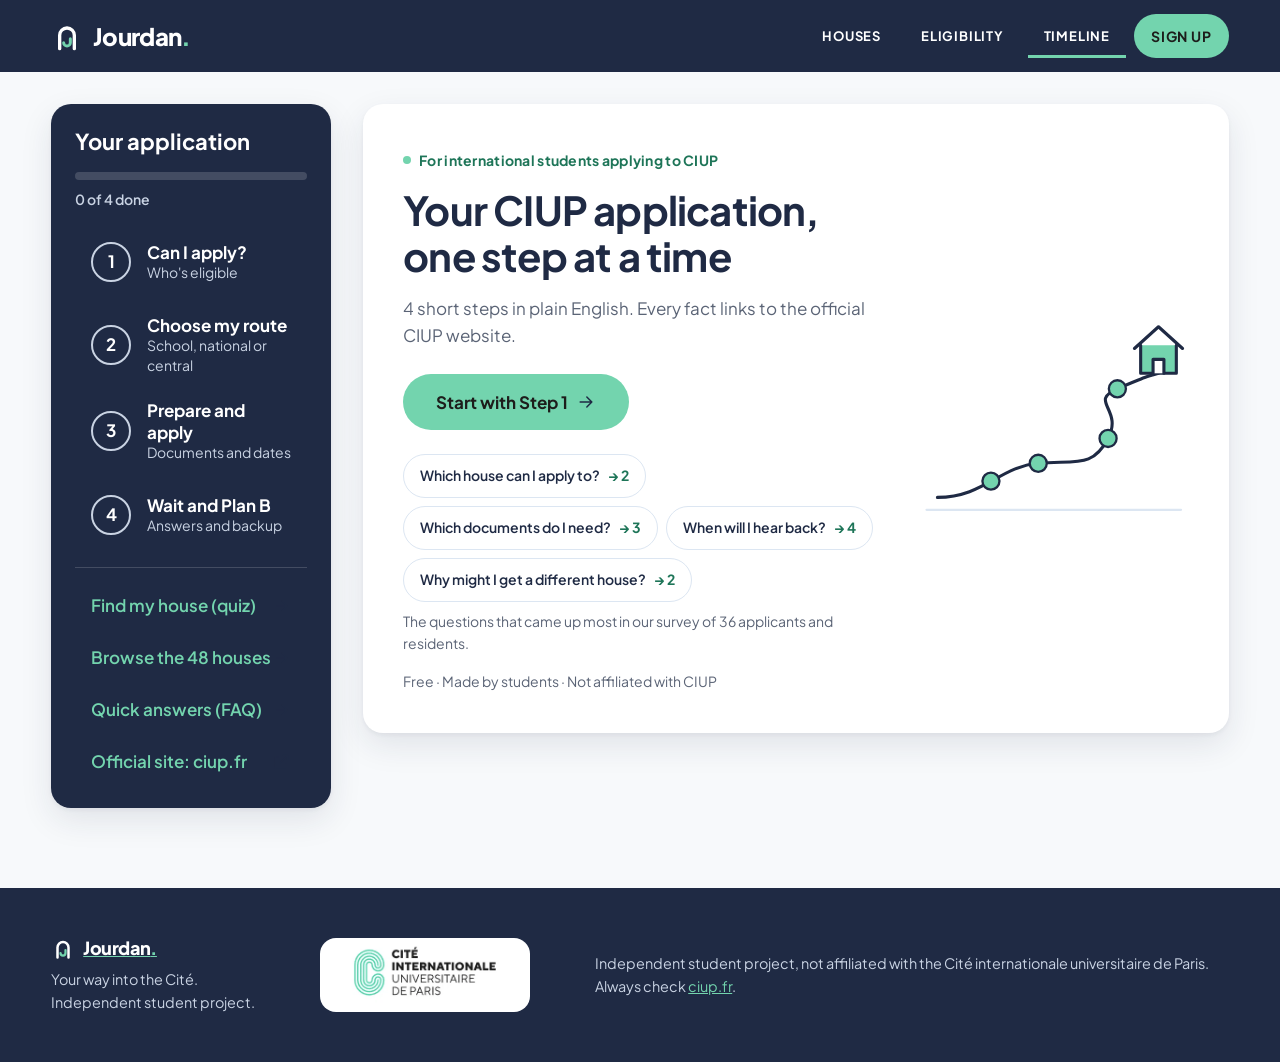
<file: timeline.html>
<!DOCTYPE html>
<html lang="en">
<head>
  <meta charset="UTF-8" />
  <meta name="viewport" content="width=device-width, initial-scale=1.0" />
  <meta name="description" content="A plain-English guide for international students applying for accommodation at the Cité Internationale Universitaire de Paris (CIUP). Jourdan is an independent student project, not affiliated with CIUP." />
  <script>document.documentElement.classList.add("js"); /* the app layout only turns on when JavaScript works; without it every step is shown one after another */</script>
  <title>Jourdan · Timeline</title>
  <link rel="icon" href="images/favicon.svg" type="image/svg+xml" />
  <link rel="preconnect" href="https://fonts.googleapis.com" />
  <link rel="preconnect" href="https://fonts.gstatic.com" crossorigin />
  <link href="https://fonts.googleapis.com/css2?family=Plus+Jakarta+Sans:wght@400;500;600;700;800&display=swap" rel="stylesheet" />
  <link rel="stylesheet" href="styles.css" />
  <link rel="stylesheet" href="app.css" />
</head>
<body class="app-page">

  <!-- One set of line icons, reused everywhere with <use> -->
  <svg width="0" height="0" style="position:absolute" aria-hidden="true" focusable="false">
    <defs>
      <symbol id="i-check" viewBox="0 0 24 24"><path d="m5 12.5 4.5 4.5L19 7.5"/></symbol>
      <symbol id="i-badge" viewBox="0 0 24 24"><circle cx="12" cy="12" r="9"/><path d="m8 12 3 3 5-6"/></symbol>
      <symbol id="i-arrow" viewBox="0 0 24 24"><path d="M5 12h14M13 6l6 6-6 6"/></symbol>
      <symbol id="i-back" viewBox="0 0 24 24"><path d="M19 12H5M11 6l-6 6 6 6"/></symbol>
      <symbol id="i-chev" viewBox="0 0 24 24"><path d="m6 9 6 6 6-6"/></symbol>
      <symbol id="i-ext" viewBox="0 0 24 24"><path d="M14 4h6v6M20 4l-9 9M18 14v5H5V6h5"/></symbol>
      <symbol id="i-grad" viewBox="0 0 24 24"><path d="M2 9l10-5 10 5-10 5z"/><path d="M6 11.5V16c0 1.5 2.7 3 6 3s6-1.5 6-3v-4.5"/></symbol>
      <symbol id="i-flask" viewBox="0 0 24 24"><path d="M9 3h6M10 3v6l-5 9a2 2 0 0 0 1.8 3h10.4A2 2 0 0 0 19 18l-5-9V3"/><path d="M7.5 15h9"/></symbol>
      <symbol id="i-art" viewBox="0 0 24 24"><path d="M12 3a9 9 0 1 0 0 18c1.5 0 2-1 1.5-2-.6-1.200.2-2.500 1.700-2.500H17a4 4 0 0 0 4-4C21 7 17 3 12 3z"/><path d="M7.500 11h.01M10 7.500h.01M14.500 7.500h.01"/></symbol>
      <symbol id="i-guest" viewBox="0 0 24 24"><circle cx="12" cy="8" r="4"/><path d="M4 21c0-4.400 3.600-7 8-7s8 2.600 8 7"/></symbol>
      <symbol id="i-school" viewBox="0 0 24 24"><path d="M3 21h18M5 21V10l7-5 7 5v11"/><path d="M10 21v-6h4v6"/></symbol>
      <symbol id="i-flag" viewBox="0 0 24 24"><path d="M5 21V4"/><path d="M5 5h11l3 3-3 3H5"/><path d="M5 13h9l3 3-3 3H5"/></symbol>
      <symbol id="i-desk" viewBox="0 0 24 24"><rect x="3" y="4" width="18" height="12" rx="2"/><path d="M8 20h8M12 16v4"/></symbol>
      <symbol id="i-mail" viewBox="0 0 24 24"><rect x="3" y="5" width="18" height="14" rx="2"/><path d="m3 7 9 6 9-6"/></symbol>
      <symbol id="i-clock" viewBox="0 0 24 24"><circle cx="12" cy="12" r="9"/><path d="M12 7v5l3 2"/></symbol>
      <symbol id="i-cal" viewBox="0 0 24 24"><rect x="3" y="5" width="18" height="16" rx="2"/><path d="M3 10h18M8 3v4M16 3v4"/></symbol>
      <symbol id="i-doc" viewBox="0 0 24 24"><path d="M6 3h9l4 4v14H6z"/><path d="M14 3v5h5M9 13h7M9 17h7"/></symbol>
      <symbol id="i-photo" viewBox="0 0 24 24"><rect x="3" y="5" width="18" height="15" rx="2"/><circle cx="12" cy="11.500" r="3"/><path d="M7 20c.8-2.500 2.600-4 5-4s4.200 1.500 5 4"/></symbol>
      <symbol id="i-form" viewBox="0 0 24 24"><rect x="4" y="3" width="16" height="18" rx="2"/><path d="M8 8h8M8 12h8M8 16h4"/></symbol>
      <symbol id="i-send" viewBox="0 0 24 24"><path d="M21 3 10 14M21 3l-7 18-4-7-7-4z"/></symbol>
      <symbol id="i-life" viewBox="0 0 24 24"><circle cx="12" cy="12" r="9"/><circle cx="12" cy="12" r="3.500"/><path d="m5.600 5.600 3.900 3.900M14.500 14.500l3.900 3.900M18.400 5.600l-3.900 3.900M9.500 14.500l-3.900 3.900"/></symbol>
      <symbol id="i-swap" viewBox="0 0 24 24"><path d="M4 8h13l-3-3M20 16H7l3 3"/></symbol>
      <symbol id="i-list" viewBox="0 0 24 24"><path d="M10 6h10M10 12h10M10 18h10"/><path d="m3.500 6 1.500 1.500L7.500 5M3.500 12l1.500 1.500L7.500 11M3.500 18l1.500 1.500 2.500-2.500"/></symbol>
      <symbol id="i-help" viewBox="0 0 24 24"><circle cx="12" cy="12" r="9"/><path d="M9.500 9.500a2.500 2.500 0 1 1 3.500 2.300c-.7.400-1 1-1 1.700M12 17h.01"/></symbol>
    </defs>
  </svg>

  <a class="skip" href="#content">Skip to content</a>

  <header class="topbar" id="topbar">
    <div class="container topbar__inner">
      <a href="index.html" class="logo" aria-label="Jourdan, home"><svg class="logo__icon" viewBox="0 0 48 48" fill="none" stroke-width="5" stroke-linecap="round" aria-hidden="true" focusable="false"><path d="M13 43V23a11 11 0 0 1 22 0v20" stroke="currentColor"/><path class="logo__j" d="M29 28v6a5 5 0 0 1-10 0"/></svg><span class="logo__text"><strong>Jourdan</strong><span class="logo__dot" aria-hidden="true">.</span></span></a>
      <div class="topbar__right">
        <nav class="topnav" id="topnav" aria-label="Main">
          <a href="maisons.html" class="topnav__link">Houses</a>
          <a href="timeline.html#who-can-apply" class="topnav__link">Eligibility</a>
          <a href="timeline.html" class="topnav__link is-active" aria-current="page">Timeline</a>
        </nav>
        <a href="account.html" class="btn btn--mint btn--sm topbar__start" data-auth-link>Sign up</a>
        <button type="button" class="menu-btn" id="menuBtn" aria-label="Open menu" aria-expanded="false" aria-controls="topnav">☰</button>
      </div>
    </div>
  </header>

  <!-- Phone and tablet: a compact bar that opens the list of steps (hidden on desktop) -->
  <div class="mobilebar" id="mobilebar" hidden>
    <button type="button" class="mobilebar__btn" id="sheetBtn" aria-expanded="false" aria-controls="sidebar">
      <span class="mobilebar__text" id="mobileLabel">Your application</span>
      <svg class="icon icon--sm" aria-hidden="true"><use href="#i-chev"/></svg>
    </button>
    <div class="bar bar--thin" role="progressbar" aria-label="Application progress" aria-valuemin="0" aria-valuemax="4" aria-valuenow="0" id="mobileBar"><span class="bar__fill"></span></div>
  </div>

  <div class="sheet-backdrop" id="sheetBackdrop" hidden></div>

  <div class="app container">

    <!-- ============ SIDEBAR: where am I? ============ -->
    <aside class="sidebar" id="sidebar" aria-label="Your application">
      <div class="sidebar__head">
        <h2 class="sidebar__title">Your application</h2>
        <button type="button" class="sidebar__close" id="sheetClose" aria-label="Close the list of steps">✕</button>
      </div>
      <div class="bar" role="progressbar" aria-label="Application progress" aria-valuemin="0" aria-valuemax="4" aria-valuenow="0" id="sideBar"><span class="bar__fill"></span></div>
      <p class="sidebar__count" id="sideCount">0 of 4 done</p>

      <nav aria-label="Application steps">
        <ol class="steps-nav" id="stepsNav">
          <li class="steps-nav__glide" id="glide" aria-hidden="true"></li>
          <li><button type="button" class="nav-step" data-step="1">
            <span class="nav-step__mark" aria-hidden="true"><span class="nav-step__num">1</span><svg class="icon"><use href="#i-check"/></svg></span>
            <span class="nav-step__text"><span class="nav-step__title">Can I apply?</span><span class="nav-step__hint">Who's eligible</span></span>
            <span class="sr-only nav-step__state"></span>
          </button></li>
          <li><button type="button" class="nav-step" data-step="2">
            <span class="nav-step__mark" aria-hidden="true"><span class="nav-step__num">2</span><svg class="icon"><use href="#i-check"/></svg></span>
            <span class="nav-step__text"><span class="nav-step__title">Choose my route</span><span class="nav-step__hint">School, national or central</span></span>
            <span class="sr-only nav-step__state"></span>
          </button></li>
          <li><button type="button" class="nav-step" data-step="3">
            <span class="nav-step__mark" aria-hidden="true"><span class="nav-step__num">3</span><svg class="icon"><use href="#i-check"/></svg></span>
            <span class="nav-step__text"><span class="nav-step__title">Prepare and apply</span><span class="nav-step__hint">Documents and dates</span></span>
            <span class="sr-only nav-step__state"></span>
          </button></li>
          <li><button type="button" class="nav-step" data-step="4">
            <span class="nav-step__mark" aria-hidden="true"><span class="nav-step__num">4</span><svg class="icon"><use href="#i-check"/></svg></span>
            <span class="nav-step__text"><span class="nav-step__title">Wait and Plan B</span><span class="nav-step__hint">Answers and backup</span></span>
            <span class="sr-only nav-step__state"></span>
          </button></li>
        </ol>
      </nav>

      <div class="sidebar__foot">
        <a href="quiz.html" class="sidebar__link">Find my house (quiz) <svg class="icon icon--sm" aria-hidden="true"><use href="#i-arrow"/></svg></a>
        <a href="maisons.html" class="sidebar__link">Browse the 48 houses <svg class="icon icon--sm" aria-hidden="true"><use href="#i-arrow"/></svg></a>
        <a href="#faq" class="sidebar__link" data-view-link="faq">Quick answers (FAQ) <svg class="icon icon--sm" aria-hidden="true"><use href="#i-arrow"/></svg></a>
        <a href="https://www.ciup.fr" target="_blank" rel="noopener" class="sidebar__link">Official site: ciup.fr <svg class="icon icon--sm" aria-hidden="true"><use href="#i-ext"/></svg></a>
      </div>
    </aside>

    <!-- ============ CONTENT CARD ============ -->
    <main class="stage" id="content" tabindex="-1">

      <!-- Returning visitor bar (JavaScript shows it) -->
      <div class="welcomeback" id="welcomeBack" hidden>
        <p class="welcomeback__text" id="wbText" role="status"></p>
        <div class="welcomeback__actions" id="wbActions">
          <button type="button" class="linkbtn" id="startOver">Start over</button>
        </div>
        <div class="welcomeback__confirm" id="wbConfirm" hidden>
          <span>Clear your ticks and start again?</span>
          <button type="button" class="btn btn--dark btn--sm" id="startOverYes">Yes, start over</button>
          <button type="button" class="btn btn--light btn--sm" id="startOverNo">Cancel</button>
        </div>
      </div>

      <!-- ===================== WELCOME ===================== -->
      <section class="view view--welcome" id="welcome" data-view="welcome" aria-labelledby="welcome-title">
        <div class="welcome">
          <div class="welcome__text">
            <p class="eyebrow">For international students applying to CIUP</p>
            <h2 class="welcome__title" id="welcome-title">Your CIUP application, one step at a time</h2>
            <p class="lead">4 short steps in plain English. Every fact links to the official CIUP website.</p>
            <div class="welcome__cta">
              <a href="#who-can-apply" class="btn btn--mint btn--lg" data-go="1">Start with Step 1 <svg class="icon icon--sm" aria-hidden="true"><use href="#i-arrow"/></svg></a>
            </div>
            <ul class="chips" aria-label="Jump to the answer">
              <li><a class="chip" href="#how-it-works" data-go="2">Which house can I apply to? <span class="chip__step"><span class="sr-only">Step </span>→ 2</span></a></li>
              <li><a class="chip" href="#key-facts" data-go="3">Which documents do I need? <span class="chip__step"><span class="sr-only">Step </span>→ 3</span></a></li>
              <li><a class="chip" href="#plan-b" data-go="4">When will I hear back? <span class="chip__step"><span class="sr-only">Step </span>→ 4</span></a></li>
              <li><a class="chip" href="#how-it-works" data-go="2">Why might I get a different house? <span class="chip__step"><span class="sr-only">Step </span>→ 2</span></a></li>
            </ul>
            <p class="small muted">The questions that came up most in our survey of 36 applicants and residents.</p>
            <p class="trust">Free · Made by students · Not affiliated with CIUP</p>
          </div>

          <!-- A path with 4 dots leading to a little house (drawn in on load) -->
          <svg class="art" viewBox="14 22 340 256" role="img" aria-label="A path with four steps leading to a small house">
            <path class="art__ground" d="M16 268h328"/>
            <path class="art__path" pathLength="1" d="M30 252C90 252 110 212 160 208S230 214 250 176S224 128 262 112S300 96 315 92"/>
            <circle class="art__dot" style="--d:.3s" cx="99" cy="231" r="11"/>
            <circle class="art__dot" style="--d:.6s" cx="160" cy="208" r="11"/>
            <circle class="art__dot" style="--d:.9s" cx="250" cy="176" r="11"/>
            <circle class="art__dot" style="--d:1.2s" cx="262" cy="112" r="11"/>
            <g class="art__house" style="--d:1.5s">
              <path d="M292 56V92H338V56"/>
              <path d="M284 60 315 32 346 60"/>
              <path d="M308 92V74H322V92"/>
            </g>
          </svg>
        </div>
      </section>

      <!-- ===================== STEP 1 ===================== -->
      <section class="view" id="who-can-apply" data-view="1" aria-labelledby="t1">
        <p class="stepcount">Step 1 of 4</p>
        <h2 class="view__title" id="t1">Can I apply?</h2>
        <p class="view__sub">See if one of CIUP's four profiles fits you.</p>

        <p class="short"><strong>In short</strong><span>Students apply from a Master's or doctorate (Bac+4 or equivalent). Researchers, artists and passing guests have their own conditions. This is a summary of CIUP's own rules, not a decision about your case.</span></p>

        <div class="basis card-s">
          <span class="ico"><svg class="icon" aria-hidden="true"><use href="#i-grad"/></svg></span>
          <div>
            <h3>For students: the basics</h3>
            <p>Enrolled in a Master's or doctorate (Bac+4 or equivalent) at a French public or private higher-education institution, preferably in Île-de-France.</p>
          </div>
        </div>

        <ul class="cards">
          <li class="card-s">
            <span class="ico"><svg class="icon" aria-hidden="true"><use href="#i-grad"/></svg></span>
            <h3>Students and top-level athletes</h3>
            <p>Enrolled in a Master's or doctorate, as above.</p>
            <details class="more"><summary>Read more</summary>
              <ul>
                <li>Arts students can apply once their programme has reached 3 years of higher education at a recognised institution.</li>
                <li>Athletes must also be enrolled in higher education.</li>
              </ul>
            </details>
          </li>
          <li class="card-s">
            <span class="ico"><svg class="icon" aria-hidden="true"><use href="#i-flask"/></svg></span>
            <h3>Researchers</h3>
            <p>A doctorate and a post-doctoral project, or a teacher-researcher.</p>
            <details class="more"><summary>Read more</summary>
              <ul><li>The project is accepted by, or follows an invitation from, a higher-education or research institution (Île-de-France).</li></ul>
            </details>
          </li>
          <li class="card-s">
            <span class="ico"><svg class="icon" aria-hidden="true"><use href="#i-art"/></svg></span>
            <h3>Artists</h3>
            <p>Studies finished, with a specific artistic project in Île-de-France.</p>
            <details class="more"><summary>Read more</summary>
              <ul>
                <li>For example an exhibition or a performance.</li>
                <li>This includes cultural professionals: curators, archivists, librarians and technicians.</li>
              </ul>
            </details>
          </li>
          <li class="card-s">
            <span class="ico"><svg class="icon" aria-hidden="true"><use href="#i-guest"/></svg></span>
            <h3>Passing guests</h3>
            <p>Exceptionally, people with an academic or cultural link to a house. Maximum stay: 1 month.</p>
          </li>
        </ul>

        <p class="source">Some houses have extra conditions on their own pages (see <a href="maisons.html">Houses</a>). Source: <a href="https://www.ciup.fr/en/apply-for-accommodation/" target="_blank" rel="noopener">ciup.fr</a>, checked 10 November 2026.</p>

        <div class="actions">
          <button type="button" class="btn btn--light" data-back>← Back</button>
          <a class="askline" href="mailto:admissions.etudiants@ciup.fr">Not sure? Ask CIUP</a>
          <button type="button" class="btn btn--mint btn--lg" data-next="1">Yes, I can apply → Step 2</button>
        </div>
      </section>

      <!-- ===================== STEP 2 ===================== -->
      <section class="view" id="how-it-works" data-view="2" aria-labelledby="t2">
        <p class="stepcount">Step 2 of 4</p>
        <h2 class="view__title" id="t2">Choose my route</h2>
        <p class="view__sub">Find out who to contact: your school, your country's house, or CIUP.</p>

        <p class="short"><strong>In short</strong><span>There are three ways to apply. Yours depends on your school or your nationality. A Maison (house) is one of the residences listed on the CIUP website.</span></p>

        <p class="short short--plan" id="planANote" hidden><strong>Your Plan A</strong><span></span></p>

        <ol class="cards cards--routes">
          <li class="card-s">
            <span class="ico"><svg class="icon" aria-hidden="true"><use href="#i-school"/></svg></span>
            <h3>School house <span class="fr">(Maison d'école)</span></h3>
            <p>For students of some schools, for example AgroParisTech or Arts et Métiers.</p>
            <p class="contact">Contact: your school's house only.</p>
          </li>
          <li class="card-s">
            <span class="ico"><svg class="icon" aria-hidden="true"><use href="#i-flag"/></svg></span>
            <h3>National house <span class="fr">(Maison nationale)</span></h3>
            <p>For nationalities represented by a house. The house is your point of contact, and admission then covers the whole Cité.</p>
            <p class="contact">Contact: the house for your country only.</p>
          </li>
          <li class="card-s card-s--main">
            <span class="ico"><svg class="icon" aria-hidden="true"><use href="#i-desk"/></svg></span>
            <h3>Central admissions service</h3>
            <p>For everyone else. Online only.</p>
            <p class="contact">Students and athletes: <a href="mailto:admissions.etudiants@ciup.fr">admissions.etudiants@ciup.fr</a></p>
            <details class="more"><summary>Other emails</summary>
              <ul><li>Researchers: admissions.chercheurs@ciup.fr</li><li>Artists: admissions.artistes@ciup.fr</li></ul>
            </details>
            <a class="btn btn--dark btn--sm" href="https://bienvenue.ciup.fr/questionnaire/" target="_blank" rel="noopener">Official online form <svg class="icon icon--sm" aria-hidden="true"><use href="#i-ext"/></svg></a>
          </li>
        </ol>

        <div class="basis card-s">
          <span class="ico"><svg class="icon" aria-hidden="true"><use href="#i-swap"/></svg></span>
          <div>
            <h3>Why might I get a different house?</h3>
            <p>After you are admitted, the house director can ask you to live in your country's or school's house, or in another house. CIUP calls this “brassage” (mixing): it helps residents of all nationalities meet.</p>
            <p class="source source--inline">Source: <a href="https://www.ciup.fr/wp-content/uploads/2022/03/annexe-1-REGLEMENT-ADMISSIONS-FR-DEF-2022.pdf" target="_blank" rel="noopener">CIUP admission regulation</a> (PDF, in French), checked 24 November 2026.</p>
          </div>
        </div>

        <p class="source">Source: <a href="https://www.ciup.fr/en/apply-for-accommodation/" target="_blank" rel="noopener">ciup.fr</a>, checked 10 November 2026.</p>

        <div class="actions">
          <button type="button" class="btn btn--light" data-back>← Back</button>
          <a class="askline" href="maisons.html">Browse the 48 houses</a>
          <button type="button" class="btn btn--mint btn--lg" data-next="2">I know my route → Step 3</button>
        </div>
      </section>

      <!-- ===================== STEP 3 ===================== -->
      <section class="view" id="key-facts" data-view="3" aria-labelledby="t3">
        <p class="stepcount">Step 3 of 4</p>
        <h2 class="view__title" id="t3">Prepare and apply</h2>
        <p class="view__sub">Get two documents ready, fill in the online form, and send it.</p>

        <p class="short"><strong>In short</strong><span>Have a copy of your passport or ID card and an ID photo ready. Then fill in the online form for your profile and click “send”. There is no deadline.</span></p>

        <div class="checklist card-s" aria-labelledby="cl-title">
          <div class="checklist__head">
            <h3 id="cl-title">Your checklist</h3>
            <p class="checklist__status" id="clStatus" role="status"></p>
          </div>
          <ul class="checks">
            <li><label class="check"><input type="checkbox" data-check="passport" /><span class="check__box" aria-hidden="true"><svg viewBox="0 0 24 24"><path d="m5 12.500 4.500 4.500L19 7.500"/></svg></span><span class="check__text"><span class="check__icon" aria-hidden="true"><svg class="icon"><use href="#i-doc"/></svg></span><span><strong>A copy of your passport or ID card</strong></span></span></label></li>
            <li><label class="check"><input type="checkbox" data-check="photo" /><span class="check__box" aria-hidden="true"><svg viewBox="0 0 24 24"><path d="m5 12.500 4.500 4.500L19 7.500"/></svg></span><span class="check__text"><span class="check__icon" aria-hidden="true"><svg class="icon"><use href="#i-photo"/></svg></span><span><strong>An ID photo</strong></span></span></label></li>
            <li><label class="check"><input type="checkbox" data-check="form" /><span class="check__box" aria-hidden="true"><svg viewBox="0 0 24 24"><path d="m5 12.500 4.500 4.500L19 7.500"/></svg></span><span class="check__text"><span class="check__icon" aria-hidden="true"><svg class="icon"><use href="#i-form"/></svg></span><span><strong>Fill in the online form for your profile</strong><span class="check__hint">Choose a username and password to follow your request.</span></span></span></label></li>
            <li><label class="check"><input type="checkbox" data-check="send" /><span class="check__box" aria-hidden="true"><svg viewBox="0 0 24 24"><path d="m5 12.500 4.500 4.500L19 7.500"/></svg></span><span class="check__text"><span class="check__icon" aria-hidden="true"><svg class="icon"><use href="#i-send"/></svg></span><span><strong>Click “send”, then check for the confirmation email</strong><span class="check__hint">You should get an automatic email. If you don't, submit again.</span></span></span></label></li>
          </ul>
          <a class="btn btn--dark btn--sm" href="https://bienvenue.ciup.fr/questionnaire/" target="_blank" rel="noopener">Official online form <svg class="icon icon--sm" aria-hidden="true"><use href="#i-ext"/></svg></a>
        </div>

        <h3 class="subhead">Key dates</h3>
        <ul class="cards cards--two">
          <li class="card-s">
            <span class="ico"><svg class="icon" aria-hidden="true"><use href="#i-cal"/></svg></span>
            <h3>No deadline</h3>
            <p>New residents are accepted throughout the academic year.</p>
          </li>
          <li class="card-s">
            <span class="ico"><svg class="icon" aria-hidden="true"><use href="#i-clock"/></svg></span>
            <h3>April for a September arrival</h3>
            <p>For a September arrival, apply in April.</p>
            <details class="more"><summary>Read more</summary>
              <p>The French CIUP page says to apply “from April”. The English page says requests must be “completed in April”. The two differ, so check with CIUP.</p>
            </details>
          </li>
        </ul>

        <p class="source">Source: <a href="https://www.ciup.fr/en/apply-for-accommodation/" target="_blank" rel="noopener">ciup.fr</a>, checked 10 November 2026. Applications are online only.</p>

        <div class="actions">
          <button type="button" class="btn btn--light" data-back>← Back</button>
          <button type="button" class="btn btn--mint btn--lg" data-next="3">I've applied → Step 4</button>
        </div>
      </section>

      <!-- ===================== STEP 4 ===================== -->
      <section class="view" id="plan-b" data-view="4" aria-labelledby="t4">
        <p class="stepcount">Step 4 of 4</p>
        <h2 class="view__title" id="t4">Wait and Plan B</h2>
        <p class="view__sub">The answer comes by email. Here is what to expect, and what to do if it is a no.</p>

        <p class="short"><strong>In short</strong><span>You get an answer by email, whatever the outcome. CIUP publishes no general processing time. Below: the 15-day rule, and a Plan B if the answer is no.</span></p>

        <ul class="cards cards--three">
          <li class="card-s">
            <span class="ico"><svg class="icon" aria-hidden="true"><use href="#i-mail"/></svg></span>
            <h3>By email</h3>
            <p>The answer comes by email, whatever the outcome.</p>
          </li>
          <li class="card-s">
            <span class="ico"><svg class="icon" aria-hidden="true"><use href="#i-clock"/></svg></span>
            <h3>No set time</h3>
            <p>Committees meet several times a year. CIUP publishes no general processing time.</p>
          </li>
          <li class="card-s">
            <span class="ico"><svg class="icon" aria-hidden="true"><use href="#i-cal"/></svg></span>
            <h3>The 15-day rule</h3>
            <p>No offer 15 days before your arrival date means your application was not accepted.</p>
            <details class="more"><summary>Read more</summary>
              <p>The English and French CIUP pages word this rule differently. If you are unsure, ask the admissions service: <a href="mailto:admissions.etudiants@ciup.fr">admissions.etudiants@ciup.fr</a></p>
            </details>
          </li>
        </ul>

        <section class="planb card-s" aria-labelledby="pb-title">
          <div class="planb__head"><span class="ico"><svg class="icon" aria-hidden="true"><use href="#i-life"/></svg></span><h3 id="pb-title">Plan B: what if I'm not accepted?</h3></div>
          <div class="planb__block">
            <span class="label label--official">Official</span>
            <p>If you have no accommodation offer 15 days before your desired arrival date, your application has not been accepted.</p>
            <a href="https://www.ciup.fr/en/apply-for-accommodation/" target="_blank" rel="noopener">Official source: ciup.fr →</a>
          </div>
          <div class="planb__block">
            <span class="label label--tips">Our tips</span>
            <ul class="planb__tips">
              <li>Start looking at other student housing in parallel while you wait.</li>
              <li>Keep your documents ready.</li>
              <li>Contact the admissions service if you have questions: <a href="mailto:admissions.etudiants@ciup.fr">admissions.etudiants@ciup.fr</a></li>
            </ul>
          </div>
        </section>

        <div class="alldone" id="allDone" role="status" hidden>
          <p class="alldone__title">You're all set! Keep an eye on your email.</p>
          <p>This only finishes your checklist, not your application.</p>
        </div>

        <p class="source">Source: <a href="https://www.ciup.fr/en/apply-for-accommodation/" target="_blank" rel="noopener">ciup.fr</a>, checked 10 November 2026.</p>

        <div class="actions">
          <button type="button" class="btn btn--light" data-back>← Back</button>
          <button type="button" class="btn btn--mint btn--lg" data-next="4" id="finishBtn">I have my answer ✓</button>
        </div>
      </section>

      <!-- ===================== QUICK ANSWERS (FAQ) ===================== -->
      <section class="view" id="faq" data-view="faq" aria-labelledby="tfaq">
        <p class="stepcount">FAQ</p>
        <h2 class="view__title" id="tfaq">Quick answers</h2>
        <p class="view__sub">Short answers, only from official CIUP information.</p>
        <div class="faq">
          <details><summary>Is Jourdan official?</summary><p>No. Jourdan is an independent student project and is not affiliated with the Cité Internationale Universitaire de Paris. Always check the <a href="https://www.ciup.fr" target="_blank" rel="noopener">official CIUP website</a>.</p></details>
          <details><summary>Is there a deadline?</summary><p>No. New residents are accepted throughout the academic year. For a September arrival, apply in April. The French and English CIUP pages word this slightly differently, so check with CIUP.</p></details>
          <details><summary>How do I apply?</summary><p>Online only. Your route depends on your school or your nationality: a school house, a national house, or the central admissions service. Step 2 explains the three routes.</p></details>
          <details><summary>When will I get an answer?</summary><p>By email, whatever the outcome. Admissions committees meet several times a year, and CIUP publishes no general processing time.</p></details>
          <details><summary>What if I have no offer 15 days before I arrive?</summary><p>Then your application has not been accepted. The English and French CIUP pages word this rule differently, so ask the admissions service if you are unsure. Step 4 has our Plan B tips.</p></details>
        </div>
        <div class="actions"><button type="button" class="btn btn--light" data-back>← Back to my application</button></div>
      </section>

    </main>
  </div>

  <footer class="footer">
    <div class="container footer__inner">
      <div class="footbrand"><a href="index.html" class="logo logo--sm" aria-label="Jourdan, home"><svg class="logo__icon" viewBox="0 0 48 48" fill="none" stroke-width="5" stroke-linecap="round" aria-hidden="true" focusable="false"><path d="M13 43V23a11 11 0 0 1 22 0v20" stroke="currentColor"/><path class="logo__j" d="M29 28v6a5 5 0 0 1-10 0"/></svg><span class="logo__text"><strong>Jourdan</strong><span class="logo__dot" aria-hidden="true">.</span></span></a><p>Your way into the Cité.<br>Independent student project.</p></div>
      <div class="official">
        <a class="official__logo" href="https://www.ciup.fr" target="_blank" rel="noopener" aria-label="Cité internationale universitaire de Paris, official website">
          <img src="images/ciup-logo.png" alt="Cité internationale universitaire de Paris" onerror="this.replaceWith(document.createTextNode('ciup.fr'))" />
        </a>
        
      </div>
      <p class="footer__disclaimer">Independent student project, not affiliated with the Cité internationale universitaire de Paris. Always check <a href="https://www.ciup.fr" target="_blank" rel="noopener">ciup.fr</a>.</p>
    </div>
  </footer>

  <canvas class="confetti" id="confetti" aria-hidden="true"></canvas>
  <script src="script.js"></script>
</body>
</html>
</file>
<file: styles.css>
/* =====================================================
   Jourdan — "Midnight and mint" palette
   All colours are defined HERE, once. Everywhere else we
   use var(--name), never a hard-coded colour.
   ===================================================== */
:root {
  --midnight: #1F2A44;      /* dark sections: header, hero, footer */
  --mint: #73D4AE;          /* accent from the CIUP logo */
  --mint-tint: #EAF8F2;     /* soft highlight on light backgrounds */
  --green: #1E7558;         /* links on light backgrounds, focus outline */
  --page: #F7F9FB;          /* page background */
  --card: #FFFFFF;          /* cards */
  --line: #DCE6F2;          /* borders, dividers */
  --ink: #1D1D1B;           /* text on mint buttons */
  --heading: #1F2A44;       /* headings on light backgrounds */
  --body: #4A5568;          /* body text on light backgrounds */
  --muted: #5B6476;         /* small/secondary text on light backgrounds */
  --on-dark: #FFFFFF;       /* headings on midnight */
  --on-dark-muted: #C9D3E3; /* body text on midnight */

  /* Shape (not colours) */
  --radius: 16px;           /* cards */
  --radius-lg: 20px;        /* big content card, sidebar */
  --shadow-1: 0 1px 2px rgba(31, 42, 68, 0.04), 0 4px 12px rgba(31, 42, 68, 0.05);
  --shadow-2: 0 2px 4px rgba(31, 42, 68, 0.05), 0 12px 32px rgba(31, 42, 68, 0.10);
  --pill: 999px;            /* buttons, chips */
}

/* ===== Basics ===== */
* { box-sizing: border-box; margin: 0; padding: 0; }

body {
  font-family: "Plus Jakarta Sans", system-ui, sans-serif;
  font-size: 17px;
  line-height: 1.6;
  color: var(--body);
  background: var(--page);
}

h1, h2, h3, h4 { color: var(--heading); line-height: 1.25; }
a { color: inherit; text-decoration: none; }
button { font: inherit; cursor: pointer; }
[hidden] { display: none !important; }
[id] { scroll-margin-top: 110px; } /* so the sticky header doesn't hide anchors */

.container { width: min(1280px, 92%); margin: 0 auto; }
.muted { color: var(--muted); }

/* Links on light backgrounds are green */
.note a, .notice a, .msg__link, .maison-card__link { color: var(--green); }

/* ===== Keyboard focus: 2px green outline, 2px offset ===== */
a:focus-visible, button:focus-visible, input:focus-visible, select:focus-visible {
  outline: 2px solid var(--green);
  outline-offset: 2px;
}
/* On midnight, green is too dark to see (2.5:1), so the outline is mint there */
.header a:focus-visible, .header button:focus-visible, .header select:focus-visible,
.hero a:focus-visible, .footer a:focus-visible {
  outline-color: var(--mint);
}

/* ===== Icons: dark line icon on a small mint badge ===== */
.icon-badge {
  width: 52px; height: 52px; border-radius: 14px; flex-shrink: 0;
  background: var(--mint); display: grid; place-items: center;
}
.icon {
  width: 26px; height: 26px;
  fill: none; stroke: var(--midnight); stroke-width: 1.8;
  stroke-linecap: round; stroke-linejoin: round;
}

/* ===== Buttons (pill shaped) ===== */
.btn {
  display: inline-flex; align-items: center; justify-content: center; gap: 8px;
  min-height: 44px; padding: 8px 24px; border-radius: var(--pill);
  font-weight: 700; font-size: 1rem; line-height: 1.3; text-align: center;
  border: 1px solid transparent;
  transition: transform .15s, filter .15s, background .15s, box-shadow .15s;
}
.btn:hover { transform: translateY(-2px); box-shadow: var(--shadow-2); }
.btn:active { transform: scale(.98); box-shadow: none; }
.btn--sm { padding: 8px 16px; font-size: .875rem; }
.btn--lg { min-height: 56px; padding: 16px 32px; font-size: 1.0625rem; }

/* On midnight: primary = mint, secondary = outlined */
.btn--mint { background: var(--mint); color: var(--ink); }
.btn--mint:hover { filter: brightness(1.08); }
.btn--ghost { background: transparent; border-color: var(--line); color: var(--on-dark); }
.btn--ghost:hover { background: var(--on-dark-muted); color: var(--midnight); }

/* On light: primary = midnight, secondary = white with a thin border */
.btn--dark { background: var(--midnight); color: var(--on-dark); }
.btn--dark:hover { filter: brightness(1.3); }
.btn--light { background: var(--card); border-color: var(--muted); color: var(--heading); } /* --muted border: --line is only 1.26:1 on white */
.btn--light:hover { background: var(--mint-tint); }

/* ===== Small helpers ===== */
.sr-only { position: absolute; width: 1px; height: 1px; padding: 0; margin: -1px; overflow: hidden; clip: rect(0, 0, 0, 0); white-space: nowrap; border: 0; }
.skip { position: absolute; left: 16px; top: -64px; z-index: 50; background: var(--card); color: var(--heading); padding: 8px 16px; border-radius: var(--pill); font-weight: 700; }
.skip:focus { top: 16px; }
.eyebrow { display: inline-flex; align-items: center; gap: 8px; font-size: .875rem; font-weight: 700; letter-spacing: .02em; }
.eyebrow::before { content: ""; width: 8px; height: 8px; border-radius: 50%; background: var(--mint); flex-shrink: 0; }
.label {
  display: inline-block; border-radius: var(--pill); padding: 2px 14px;
  font-size: .8rem; font-weight: 700; letter-spacing: .02em;
}
.label--official { background: var(--midnight); color: var(--on-dark); }
.label--tips { background: var(--card); color: var(--heading); border: 1px solid var(--muted); }

/* ===== Top bar (midnight): logo, Houses, FAQ ===== */
.topbar { background: var(--midnight); position: sticky; top: 0; z-index: 20; }
.topbar__inner { display: flex; align-items: center; justify-content: space-between; height: 72px; gap: 16px; }
.logo { display: flex; align-items: center; gap: 10px; min-width: 0; border-radius: 12px; color: var(--on-dark); }
.logo__icon { width: 32px; height: 32px; color: var(--on-dark); flex-shrink: 0; overflow: visible; } /* arch follows the text colour: white on dark */
.logo__j { stroke: var(--mint); stroke-width: 4.5; }
.logo__text { display: flex; align-items: baseline; line-height: 1; }
.logo__text strong { font-size: 1.5rem; font-weight: 800; letter-spacing: -0.03em; color: var(--on-dark); }
.logo__dot { font-size: 1.5rem; font-weight: 800; color: var(--mint); letter-spacing: -0.03em; }
.logo--sm { gap: 8px; }
.logo--sm .logo__icon { width: 24px; height: 24px; }
.logo--sm .logo__text strong, .logo--sm .logo__dot { font-size: 1.125rem; }
.footbrand p { margin-top: 8px; font-size: .9rem; color: var(--on-dark-muted); }
.topbar__right { display: flex; align-items: center; gap: 8px; }
.topnav { display: flex; gap: 8px; }
.topnav__link { white-space: nowrap; font-size: .8125rem; font-weight: 700; text-transform: uppercase; letter-spacing: .06em; color: var(--on-dark); padding: 8px 16px; min-height: 44px; display: inline-flex; align-items: center; border-radius: var(--pill); transition: background .15s; }
.topnav__link:hover { background: rgba(255, 255, 255, 0.12); }
.topnav__link.is-active { box-shadow: inset 0 -3px 0 var(--mint); border-radius: 0; }
.topbar__start { text-transform: uppercase; letter-spacing: .06em; }
.menu-btn { display: none; width: 44px; height: 44px; place-items: center; background: none; border: none; color: var(--on-dark); font-size: 1.5rem; line-height: 1; border-radius: 50%; }
.topbar a:focus-visible, .footer a:focus-visible, .hero a:focus-visible { outline-color: var(--mint); }

/* ===== Page banner (Maisons page) ===== */
.hero { background: var(--midnight); color: var(--on-dark-muted); padding: 40px 0 72px; }
.hero__content h1 { font-size: clamp(2.2rem, 4.2vw, 3.4rem); font-weight: 800; letter-spacing: -.02em; color: var(--on-dark); }
.hero__content p { font-size: 1.2rem; margin-top: 16px; max-width: 38em; color: var(--on-dark-muted); }
.back-link { display: inline-flex; align-items: center; gap: 8px; margin-bottom: 24px; padding: 8px 16px 8px 12px; min-height: 44px; border: 1px solid var(--line); border-radius: var(--pill); color: var(--on-dark); font-weight: 700; transition: background .15s; }
.back-link:hover { background: rgba(255, 255, 255, 0.08); }

/* ===== Maisons page ===== */
.maisons-page { padding-top: 64px; }

.notice {
  background: var(--mint-tint); border: 1px solid var(--line); border-radius: var(--radius);
  padding: 20px 24px; font-size: .95rem; color: var(--body);
}
.notice strong { color: var(--heading); }

.search { margin-top: 40px; }
.search__label { display: block; font-weight: 700; color: var(--heading); margin-bottom: 8px; }
.search input {
  width: 100%; max-width: 520px; padding: 12px 20px; font: inherit; color: var(--heading);
  background: var(--card); border: 1px solid var(--muted); border-radius: var(--pill);
}
.search input::placeholder { color: var(--muted); opacity: 1; }
.search__count { color: var(--muted); font-size: .9rem; margin-top: 8px; }

.maison-grid {
  display: grid; grid-template-columns: repeat(3, 1fr); gap: 24px;
  margin-top: 32px;
}
.maison-card {
  background: var(--card); border: 1px solid var(--line); border-radius: var(--radius);
  padding: 24px; display: flex; flex-direction: column; gap: 16px;
  box-shadow: 0 4px 20px rgba(31, 42, 68, 0.06);
  transition: transform .15s, border-color .15s;
}
.maison-card:hover { transform: translateY(-2px); border-color: var(--mint); }
.maison-card h3 { font-size: 1.1rem; font-weight: 800; }
.maison-card__link { margin-top: auto; font-weight: 700; } /* pinned to the bottom of the card */
.maison-card:hover .maison-card__link { text-decoration: underline; }

/* Small tags and labels */
.label--tips { align-self: flex-start; }

/* Link-style button (used in the timeline) */
.linkbtn { background: none; border: none; padding: 0; color: var(--green); font-weight: 700; text-decoration: underline; border-radius: 4px; }

/* ===== Footer (midnight) ===== */
.footer { background: var(--midnight); margin-top: 80px; padding: 48px 0; color: var(--on-dark-muted); }
.footer__inner { display: flex; gap: 40px; align-items: center; justify-content: space-between; flex-wrap: wrap; }
.footer a { color: var(--mint); text-decoration: underline; }
.footer a:hover { color: var(--on-dark); }

.official { display: flex; align-items: center; gap: 16px 20px; flex-wrap: wrap; }
.official__text { color: var(--on-dark-muted); max-width: 22em; font-size: .95rem; }
.official__text strong { color: var(--on-dark); display: block; }
/* white rounded box so the logo stays readable on midnight */
.footer a.official__logo {
  background: var(--card); color: var(--heading); text-decoration: none; font-weight: 700;
  border-radius: var(--radius); padding: 4px 10px;
  display: flex; align-items: center; justify-content: center; flex-shrink: 0; max-width: 100%;
}
.official__logo img { display: block; width: 190px; height: auto; max-width: 100%; } /* keeps its proportions */

.footer__disclaimer { max-width: 44em; font-size: .9rem; color: var(--on-dark-muted); }

/* ===== Phone ===== */
@media (max-width: 1100px) {
  .maison-grid { grid-template-columns: repeat(2, 1fr); }
}
@media (max-width: 800px) {
  .topbar__inner { height: 64px; }
  .menu-btn { display: grid; }
  .topnav { display: none; position: absolute; top: 100%; left: 0; right: 0; flex-direction: column; gap: 4px; background: var(--midnight); padding: 8px 4% 16px; }
  .topnav.is-open { display: flex; }
  .topnav__link { width: fit-content; }
  .maison-grid { grid-template-columns: 1fr; }
  .maisons-page { padding-top: 48px; }
  .footer { margin-top: 64px; }
  .footer__inner { flex-direction: column; align-items: flex-start; gap: 28px; }
}
@media (max-width: 400px) {
  .logo { gap: 8px; }
  .logo__icon { width: 28px; height: 28px; }
  .logo__text strong, .logo__dot { font-size: 1.3rem; }
  .topbar__right { gap: 4px; }
}
</file>
<file: pages.css>
/* =====================================================
   Jourdan — homepage, quiz, plans and account pages.
   Colours come only from the variables in styles.css.
   Spacing is a multiple of 8px; motion is transform/opacity
   and is switched off by prefers-reduced-motion (end of file).
   ===================================================== */

html { scroll-behavior: smooth; }
.accent { font-family: "Instrument Serif", Georgia, serif; font-style: italic; font-weight: 400; color: var(--green); letter-spacing: 0; }
.label-s { font-size: .875rem; font-weight: 700; letter-spacing: .08em; text-transform: uppercase; color: var(--green); }
.icon--sm { width: 20px; height: 20px; }
.btn--white { background: var(--card); color: var(--midnight); border-color: var(--card); }
.btn--white:hover { background: var(--mint-tint); }
.btn--outline { background: transparent; color: var(--on-dark); border: 2px solid var(--on-dark); }
.btn--outline:hover { background: rgba(255, 255, 255, 0.14); }
.btn[disabled] { opacity: .5; cursor: not-allowed; transform: none; box-shadow: none; }

/* ===== Photo hero ===== */
.topbar--hero { position: fixed; left: 0; right: 0; top: 0; background: transparent; border-bottom: 1px solid rgba(255, 255, 255, 0.22); transition: background-color .3s; }
.topbar--hero.is-solid { background: var(--midnight); }
.herophoto {
  position: relative; height: 100vh; height: 100svh; min-height: 640px; overflow: hidden;
  background: var(--midnight); color: var(--on-dark);
  display: flex; flex-direction: column; justify-content: center; align-items: center; text-align: center;
  padding: 96px 0 104px;
}
.herophoto__pic { position: absolute; inset: 0; }
.herophoto__pic img { width: 100%; height: 100%; object-fit: cover; object-position: center 62%; animation: zoom 1.5s ease-out both; }
.herophoto__shade { position: absolute; inset: 0; background: linear-gradient(180deg, rgba(20, 28, 48, .72) 0%, rgba(20, 28, 48, .60) 45%, rgba(20, 28, 48, .82) 100%); }
.herophoto__inner { position: relative; display: flex; flex-direction: column; align-items: center; }
.herophoto h1 { color: var(--on-dark); line-height: 1; }
.herophoto__a { display: block; font-weight: 800; font-size: clamp(2.875rem, 7vw, 6rem); letter-spacing: -.03em; line-height: 1.04; text-wrap: balance; animation: rise .6s ease-out backwards; }
.herophoto__b { display: block; font-family: "Instrument Serif", Georgia, serif; font-style: italic; font-weight: 400; color: var(--mint); font-size: clamp(3.25rem, 8.2vw, 7rem); letter-spacing: 0; line-height: 1; margin-top: 4px; animation: rise .6s ease-out .15s backwards; }
.herophoto__line { font-size: 1.25rem; line-height: 1.5; max-width: 34em; margin-top: 24px; color: var(--on-dark); animation: rise .6s ease-out .3s backwards; }
.herophoto__buttons { display: flex; flex-wrap: wrap; justify-content: center; gap: 16px; margin-top: 32px; animation: rise .6s ease-out .45s backwards; }
.herophoto__note { position: absolute; left: 0; right: 0; bottom: 24px; margin: 0 auto; max-width: 44em; padding: 0 16px; font-size: .9375rem; color: var(--on-dark); text-align: center; }
.herophoto a:focus-visible { outline-color: var(--mint); }
@keyframes zoom { from { transform: scale(1.05); } }
@keyframes rise { from { opacity: 0; transform: translateY(16px); } }

/* ===== Sections on the homepage ===== */
.band { padding: 104px 0; }
.band--grey { background: var(--page); }
.band--white { background: var(--card); }
.center { text-align: center; }
.band h2 { font-size: clamp(2rem, 1.2rem + 3vw, 3.25rem); font-weight: 800; letter-spacing: -.02em; line-height: 1.1; margin-top: 16px; }
.band h2 .accent { font-size: 1.1em; }
.band .lead { font-size: 1.125rem; color: var(--muted); max-width: 40em; margin: 16px auto 0; }

.numbers { display: grid; grid-template-columns: minmax(0, 1fr) auto minmax(0, 1fr); gap: 24px; align-items: center; max-width: 880px; margin: 48px auto 0; }
.numcard { border-radius: var(--radius-lg); padding: 40px 24px; background: var(--card); border: 1px solid var(--line); box-shadow: var(--shadow-1); text-align: center; transition: transform .15s, box-shadow .15s; }
.numcard:hover { transform: translateY(-2px); box-shadow: var(--shadow-2); }
.numcard__big { display: block; font-size: clamp(3rem, 2rem + 4vw, 4.5rem); font-weight: 800; letter-spacing: -.03em; line-height: 1; color: var(--heading); }
.numcard__label { display: block; margin-top: 16px; font-weight: 600; color: var(--heading); }
.numcard__src { display: block; margin-top: 8px; font-size: .875rem; color: var(--muted); }
.numcard--placeholder { border: 2px dashed var(--muted); }
.numcard--placeholder .numcard__tag { display: inline-block; margin-top: 16px; padding: 2px 12px; border-radius: var(--pill); border: 1px solid var(--muted); font-size: .8125rem; font-weight: 700; color: var(--heading); }
.numcard--dark { background: var(--midnight); border-color: var(--midnight); }
.numcard--dark .numcard__big { color: var(--mint); }
.numcard--dark .numcard__label { color: var(--on-dark); }
.numcard--dark .numcard__src { color: var(--on-dark-muted); }
.numbers__arrow { width: 48px; height: 48px; stroke: var(--green); stroke-width: 2; fill: none; stroke-linecap: round; stroke-linejoin: round; }
.numbers__foot { margin-top: 32px; color: var(--muted); font-size: .9375rem; }

.which { display: grid; grid-template-columns: minmax(0, 1fr) minmax(0, 1fr); gap: 64px; align-items: center; }
.which h2 { margin-top: 8px; }
.which p { margin-top: 16px; font-size: 1.125rem; max-width: 30em; }
.which__cta { display: flex; flex-wrap: wrap; align-items: center; gap: 16px; margin-top: 32px; }
.which__free { font-size: .9375rem; color: var(--muted); }
.stairs { list-style: none; display: flex; flex-direction: column; gap: 16px; }
.stairs li { display: flex; gap: 16px; align-items: center; padding: 24px; border-radius: var(--radius-lg); background: var(--card); border: 1px solid var(--line); box-shadow: var(--shadow-1); transition: transform .15s, box-shadow .15s; }
.stairs li:hover { transform: translateY(-2px); box-shadow: var(--shadow-2); }
.stairs li:nth-child(1) { margin-left: 0; background: var(--mint-tint); border-color: var(--mint); }
.stairs li:nth-child(2) { margin-left: 32px; }
.stairs li:nth-child(3) { margin-left: 64px; }
.stairs__badge { width: 48px; height: 48px; flex-shrink: 0; border-radius: 14px; background: var(--midnight); color: var(--on-dark); display: grid; place-items: center; font-weight: 800; font-size: 1.25rem; }
.stairs strong { display: block; color: var(--heading); font-size: 1.0625rem; }
.stairs span.t { font-size: 1rem; }

/* ===== Page header block (quiz result, plans, account) ===== */
.pagehead { background: var(--midnight); color: var(--on-dark-muted); padding: 56px 0 72px; }
.pagehead h1 { color: var(--on-dark); font-size: clamp(2rem, 1.4rem + 2.6vw, 3.25rem); font-weight: 800; letter-spacing: -.02em; line-height: 1.1; }
.pagehead p { margin-top: 16px; font-size: 1.125rem; max-width: 40em; }
.pagehead .accent { color: var(--mint); font-size: 1.1em; }
.pagehead--center { text-align: center; }
.pagehead--center p { margin-left: auto; margin-right: auto; }

/* ===== Quiz ===== */
.quiz-page { background: var(--page); min-height: 100vh; display: flex; flex-direction: column; }
.qbar { background: var(--midnight); }
.qbar__inner { display: flex; align-items: center; justify-content: space-between; height: 72px; gap: 16px; }
.qbar .logo__text strong { color: var(--on-dark); }
.qbar a:focus-visible { outline-color: var(--mint); }
.qclose { display: inline-flex; align-items: center; gap: 8px; min-height: 44px; padding: 8px 16px; border-radius: var(--pill); color: var(--on-dark); font-weight: 700; font-size: .9375rem; transition: background .15s; }
.qclose:hover { background: rgba(255, 255, 255, 0.12); }
.qmain { width: min(820px, 92%); margin: 0 auto; padding: 40px 0 80px; flex: 1; }
.qprogress { margin-bottom: 24px; }
.qprogress__row { display: flex; justify-content: space-between; font-size: .875rem; font-weight: 700; color: var(--heading); margin-bottom: 8px; }
.qprogress__track { height: 8px; border-radius: var(--pill); background: var(--line); overflow: hidden; }
.qprogress__fill { display: block; height: 100%; background: var(--green); transform-origin: left center; transform: scaleX(var(--p, 0)); transition: transform .5s cubic-bezier(.2, .8, .2, 1); }
.qcard { background: var(--card); border-radius: 24px; box-shadow: var(--shadow-2); padding: 40px; }
.qstep { display: none; }
.qstep.is-active { display: block; animation: enter .25s ease-out; }
.qstep h1, .qstep h2 { font-size: 2rem; font-weight: 700; letter-spacing: -.01em; line-height: 1.2; outline: none; }
.qhint { margin-top: 8px; color: var(--muted); }
.answers { margin-top: 24px; display: grid; grid-template-columns: repeat(2, minmax(0, 1fr)); gap: 16px; border: 0; padding: 0; min-width: 0; }
.answer { position: relative; display: flex; align-items: center; gap: 16px; min-height: 72px; padding: 16px 24px; border: 2px solid var(--muted); border-radius: var(--radius); background: var(--card); cursor: pointer; font-weight: 700; color: var(--heading); transition: transform .15s, background .15s, border-color .15s, box-shadow .15s; }
.answer:hover { transform: translateY(-2px); box-shadow: var(--shadow-1); }
.answer:active { transform: scale(.98); }
.answer input { position: absolute; opacity: 0; inset: 0; width: 100%; height: 100%; margin: 0; cursor: pointer; }
.answer__mark { width: 24px; height: 24px; flex-shrink: 0; border-radius: 50%; border: 2px solid var(--muted); display: grid; place-items: center; background: var(--card); }
.answer--multi .answer__mark { border-radius: 8px; }
.answer__mark svg { width: 16px; height: 16px; fill: none; stroke: var(--ink); stroke-width: 3; stroke-linecap: round; stroke-linejoin: round; opacity: 0; transform: scale(.5); transition: opacity .15s, transform .15s; }
.answer:has(input:checked) { background: var(--mint-tint); border-color: var(--green); }
.answer:has(input:checked) .answer__mark { background: var(--mint); border-color: var(--green); }
.answer:has(input:checked) .answer__mark svg { opacity: 1; transform: none; }
.answer:has(input:focus-visible) { outline: 2px solid var(--green); outline-offset: 2px; }
.answer small { display: block; font-weight: 400; color: var(--muted); }
.qnote { margin-top: 24px; padding: 16px 24px; border-radius: var(--radius); background: var(--mint-tint); }
.qnote a { color: var(--green); font-weight: 700; text-decoration: underline; }
.qerror { margin-top: 16px; font-weight: 700; color: var(--heading); display: flex; gap: 8px; align-items: center; }
.qerror::before { content: "!"; flex-shrink: 0; width: 24px; height: 24px; border-radius: 50%; background: var(--midnight); color: var(--on-dark); display: grid; place-items: center; font-size: .875rem; }
.qnav { display: flex; justify-content: space-between; gap: 16px; margin-top: 40px; padding-top: 24px; border-top: 1px solid var(--line); }
.qfield { display: flex; flex-direction: column; gap: 8px; margin-top: 24px; }
.qfield label { font-weight: 700; color: var(--heading); }
.qfield input[type="search"], .qfield select { width: 100%; min-height: 56px; padding: 12px 24px; font: inherit; color: var(--heading); background: var(--card); border: 2px solid var(--muted); border-radius: var(--pill); }
.qfield select { appearance: none; background-image: linear-gradient(45deg, transparent 50%, var(--heading) 50%), linear-gradient(135deg, var(--heading) 50%, transparent 50%); background-position: calc(100% - 28px) 50%, calc(100% - 22px) 50%; background-size: 6px 6px, 6px 6px; background-repeat: no-repeat; padding-right: 48px; }
.qdate { display: grid; grid-template-columns: minmax(0, 2fr) minmax(0, 1fr); gap: 16px; }
.countries { margin-top: 16px; max-height: 320px; overflow-y: auto; display: grid; grid-template-columns: repeat(2, minmax(0, 1fr)); gap: 8px; padding: 4px; border: 0; min-width: 0; }
.countries .answer { min-height: 56px; padding: 8px 16px; font-weight: 600; }
.qcount { font-size: .875rem; color: var(--muted); margin-top: 8px; }
.qresult { text-align: center; }
.qresult h1 { font-size: clamp(2rem, 1.4rem + 2.6vw, 3rem); font-weight: 800; letter-spacing: -.02em; line-height: 1.1; }
.qresult p { margin: 16px auto 0; max-width: 32em; font-size: 1.125rem; }
.qresult .btn { margin-top: 32px; }
.qrestart { display: inline-flex; align-items: center; gap: 8px; margin-top: 24px; min-height: 44px; padding: 8px 16px; border-radius: var(--pill); color: var(--green); font-weight: 700; background: none; border: none; text-decoration: underline; }

.signbox { margin-top: 40px; background: var(--midnight); color: var(--on-dark-muted); border-radius: var(--radius-lg); padding: 40px; display: flex; flex-wrap: wrap; align-items: center; justify-content: space-between; gap: 24px; text-align: left; }
.signbox h2, .signbox h3 { color: var(--on-dark); font-size: 1.375rem; font-weight: 700; }
.signbox p { margin: 8px 0 0; font-size: 1rem; max-width: 34em; }
.signbox .btn { margin-top: 0; }

/* ===== Plans ===== */
.plans-page { padding: 56px 0 24px; }
.plans-lead { max-width: 44em; margin: 16px auto 0; text-align: center; font-size: 1.0625rem; color: var(--muted); }
.planrow { list-style: none; display: grid; grid-template-columns: repeat(3, minmax(0, 1fr)); gap: 24px; margin-top: 40px; }
.plancard { position: relative; display: flex; flex-direction: column; gap: 8px; padding: 32px 24px 24px; border-radius: var(--radius-lg); background: var(--card); border: 1px solid var(--line); box-shadow: var(--shadow-1); transition: transform .15s, box-shadow .15s; }
.plancard:hover { transform: translateY(-2px); box-shadow: var(--shadow-2); }
.plancard--a { border: 2px solid var(--green); }
.plancard__tag { position: absolute; top: -14px; left: 24px; padding: 2px 16px; border-radius: var(--pill); background: var(--green); color: var(--on-dark); font-size: .8125rem; font-weight: 700; }
.plancard__badge { width: 48px; height: 48px; border-radius: 14px; background: var(--midnight); color: var(--on-dark); display: grid; place-items: center; font-weight: 800; font-size: 1.25rem; }
.plancard h2 { font-size: 1.375rem; font-weight: 700; margin-top: 8px; }
.plancard__house { font-weight: 700; color: var(--heading); }
.plancard p { font-size: 1rem; }
.plancard a.more { margin-top: auto; padding-top: 8px; font-weight: 700; color: var(--green); text-decoration: underline; min-height: 44px; display: inline-flex; align-items: center; }
.answers-row { margin-top: 32px; display: flex; flex-wrap: wrap; align-items: center; justify-content: center; gap: 8px 8px; }
.answers-row__label { font-weight: 700; color: var(--heading); margin-right: 8px; }
.achip { display: inline-flex; align-items: center; min-height: 36px; padding: 4px 16px; border-radius: var(--pill); border: 1px solid var(--muted); background: var(--card); font-size: .875rem; font-weight: 600; color: var(--heading); }
.answers-row .change { margin-left: 8px; font-weight: 700; color: var(--green); text-decoration: underline; min-height: 44px; display: inline-flex; align-items: center; }
.plandetail { display: grid; grid-template-columns: 320px minmax(0, 1fr); gap: 40px; margin-top: 40px; padding: 32px; border-radius: var(--radius-lg); background: var(--card); border: 1px solid var(--line); box-shadow: var(--shadow-1); scroll-margin-top: 96px; }
.plandetail--a { border: 2px solid var(--green); }
.plandetail__pic { border-radius: var(--radius); overflow: hidden; background: var(--mint-tint); min-height: 280px; position: relative; }
.plandetail__pic img { width: 100%; height: 100%; object-fit: cover; object-position: center 62%; display: block; }
.plandetail__pic .big { position: absolute; inset: 0; display: grid; place-items: center; }
.plandetail__pic .big svg { width: 96px; height: 96px; fill: none; stroke: var(--green); stroke-width: 1.5; stroke-linecap: round; stroke-linejoin: round; }
.plandetail__letter { position: absolute; top: 16px; left: 16px; width: 48px; height: 48px; border-radius: 14px; background: var(--midnight); color: var(--on-dark); display: grid; place-items: center; font-weight: 800; font-size: 1.25rem; z-index: 1; }
.plandetail h2 { font-size: 1.75rem; font-weight: 800; letter-spacing: -.01em; line-height: 1.2; }
.plandetail .why { margin-top: 8px; }
.plandetail .why h3 { font-size: 1.0625rem; font-weight: 700; margin-top: 16px; }
.plandetail ul.reasons { list-style: none; margin-top: 8px; display: flex; flex-direction: column; gap: 8px; }
.plandetail ul.reasons li { padding-left: 24px; position: relative; }
.plandetail ul.reasons li::before { content: ""; position: absolute; left: 4px; top: .6em; width: 8px; height: 8px; border-radius: 50%; background: var(--mint); }
.plandetail ul.reasons li.no::before { background: var(--card); border: 2px solid var(--muted); width: 10px; height: 10px; left: 3px; }
.infoboxes { display: grid; grid-template-columns: repeat(2, minmax(0, 1fr)); gap: 16px; margin-top: 24px; }
.infobox { padding: 16px; border-radius: var(--radius); background: var(--mint-tint); }
.infobox h4 { font-size: .875rem; font-weight: 700; letter-spacing: .04em; text-transform: uppercase; color: var(--green); }
.infobox p { margin-top: 4px; font-size: .9375rem; }
.plandetail__links { display: flex; flex-wrap: wrap; gap: 16px; align-items: center; margin-top: 24px; }
.plandetail a.link { font-weight: 700; color: var(--green); text-decoration: underline; overflow-wrap: anywhere; }
.plandetail .src { font-size: .875rem; color: var(--muted); margin-top: 16px; }
.plandetail .src a { color: var(--green); font-weight: 600; text-decoration: underline; }
.empty { margin: 48px auto; max-width: 36em; text-align: center; }
.empty .btn { margin-top: 24px; }

/* ===== Account (sign up / sign in) ===== */
.container--narrow { width: min(620px, 92%); }
.account-page { padding: 56px 0 24px; }
.auth-card { padding: 40px; background: var(--card); border-radius: var(--radius-lg); box-shadow: var(--shadow-2); }
.auth-card h2 { font-size: 1.5rem; font-weight: 800; margin-bottom: 4px; }
.auth-card #viewLoading { color: var(--muted); }
.lockable { border: 0; padding: 0; margin: 0; min-width: 0; }
.tabs { display: flex; gap: 4px; padding: 4px; margin-bottom: 32px; border: 1px solid var(--muted); border-radius: var(--pill); }
.tab { flex: 1; min-height: 44px; padding: 8px 16px; border: 0; border-radius: var(--pill); background: transparent; color: var(--heading); font-weight: 700; transition: background .15s; }
.tab:hover { background: var(--mint-tint); }
.tab[aria-selected="true"] { background: var(--midnight); color: var(--on-dark); }
.panel__actions { display: flex; gap: 16px; flex-wrap: wrap; margin-top: 32px; }
.field { display: flex; flex-direction: column; gap: 8px; margin-top: 24px; border: 0; padding: 0; min-width: 0; }
.field label { font-weight: 600; color: var(--heading); }
.field input[type="text"], .field input[type="email"], .field input[type="password"] { width: 100%; min-height: 48px; padding: 12px 24px; font: inherit; color: var(--heading); background: var(--card); border: 1px solid var(--muted); border-radius: var(--pill); }
.field.is-invalid input { border-color: var(--heading); box-shadow: inset 0 0 0 1px var(--heading); }
.field__hint { color: var(--muted); font-size: .875rem; }
.field__error { display: flex; gap: 8px; align-items: flex-start; color: var(--heading); font-weight: 700; font-size: .9375rem; }
.field__error::before { content: "!"; flex-shrink: 0; width: 20px; height: 20px; border-radius: 50%; background: var(--midnight); color: var(--on-dark); font-size: .8rem; display: grid; place-items: center; margin-top: 1px; }
.pw { position: relative; }
.pw input { padding-right: 96px !important; }
.pw__toggle { position: absolute; right: 8px; top: 50%; transform: translateY(-50%); min-height: 32px; background: var(--card); border: 1px solid var(--muted); border-radius: var(--pill); padding: 4px 16px; font-size: .875rem; font-weight: 700; color: var(--heading); }
.pw__toggle:hover { background: var(--mint-tint); }
.auth-fine { margin-top: 24px; color: var(--muted); font-size: .9375rem; }
.auth-switch { margin-top: 24px; color: var(--body); }
.form-message { display: flex; gap: 8px; align-items: flex-start; margin-top: 24px; border: 2px solid var(--heading); border-radius: 12px; padding: 16px; color: var(--heading); font-weight: 700; font-size: .9375rem; background: var(--card); }
.form-message::before { content: "!"; flex-shrink: 0; width: 24px; height: 24px; border-radius: 50%; background: var(--midnight); color: var(--on-dark); font-size: .875rem; display: grid; place-items: center; }
.form-message--ok { background: var(--mint-tint); border: 1px solid var(--line); }
.form-message--ok::before { content: "✓"; background: var(--green); }
.account-details { margin: 24px 0 16px; display: flex; flex-direction: column; gap: 16px; }
.account-details div { display: flex; gap: 16px; align-items: baseline; flex-wrap: wrap; }
.account-details dt { width: 120px; font-weight: 700; color: var(--heading); }
.account-details dd { min-width: 0; overflow-wrap: anywhere; }
.badge { display: inline-block; border-radius: var(--pill); padding: 4px 16px; font-size: .875rem; font-weight: 700; border: 1px solid var(--muted); color: var(--heading); background: var(--card); }
.badge--team { background: var(--midnight); border-color: var(--midnight); color: var(--on-dark); }
.account-links { margin-top: 24px; display: flex; flex-wrap: wrap; gap: 16px; }

/* ===== Tablet and phone ===== */
@media (max-width: 999px) {
  .which { grid-template-columns: minmax(0, 1fr); gap: 40px; }
  .plandetail { grid-template-columns: minmax(0, 1fr); gap: 24px; }
  .plandetail__pic { min-height: 220px; }
}
@media (max-width: 800px) {
  .band { padding: 72px 0; }
  .herophoto { padding: 88px 0 136px; }
  .herophoto__pic img { object-position: center 55%; }
  .herophoto__a { font-size: 2.875rem; }
  .herophoto__b { font-size: 3.25rem; }
  .herophoto__line { font-size: 1.0625rem; }
  .herophoto__buttons { flex-direction: column; width: 100%; max-width: 360px; }
  .herophoto__buttons .btn { width: 100%; }
  .herophoto__note { bottom: 16px; font-size: .875rem; }
  .numbers { grid-template-columns: minmax(0, 1fr); }
  .numbers__arrow { transform: rotate(90deg); justify-self: center; }
  .stairs li:nth-child(2) { margin-left: 16px; }
  .stairs li:nth-child(3) { margin-left: 32px; }
  .planrow { grid-template-columns: minmax(0, 1fr); gap: 32px; }
  .qcard { padding: 24px 16px; border-radius: var(--radius-lg); }
  .qstep h1, .qstep h2 { font-size: 1.625rem; }
  .answers, .countries { grid-template-columns: minmax(0, 1fr); }
  .qdate { grid-template-columns: minmax(0, 1fr); }
  .qnav { flex-direction: column-reverse; }
  .qnav .btn { width: 100%; }
  .signbox { padding: 24px; }
  .signbox .btn { width: 100%; }
  .plandetail { padding: 24px 16px; }
  .infoboxes { grid-template-columns: minmax(0, 1fr); }
  .auth-card { padding: 24px 16px; }
}

/* ===== Reduced motion: no animation, no transitions ===== */
@media (prefers-reduced-motion: reduce) {
  html { scroll-behavior: auto; }
  *, *::before, *::after { animation: none !important; transition: none !important; }
}
@keyframes enter { from { opacity: 0; transform: translateY(12px); } }
</file>
<file: app.css>
/* =====================================================
   Jourdan — app-style homepage (sidebar + one step at a time)
   Colours come only from the variables in styles.css.
   Type scale: 40/32 · 22 · 17 · 14. Spacing: multiples of 8px.
   Only transform and opacity are animated (plus the tiny
   check-mark stroke), and everything stops for people who
   prefer reduced motion (see the end of this file).
   ===================================================== */

html { scroll-behavior: smooth; }
.app-page { background: var(--page); }
.icon--sm { width: 20px; height: 20px; }
.small { font-size: .875rem; }

/* ===== Layout ===== */
.app { display: grid; grid-template-columns: 280px minmax(0, 1fr); gap: 32px; align-items: start; padding: 32px 0 0; }
.stage { background: var(--card); border-radius: var(--radius-lg); box-shadow: var(--shadow-2); padding: 40px; min-height: 560px; scroll-margin-top: 104px; outline: none; }

/* ===== Sidebar: where am I? ===== */
.sidebar {
  position: sticky; top: 96px; z-index: 5;
  display: flex; flex-direction: column; gap: 16px;
  background: var(--midnight); color: var(--on-dark-muted);
  border-radius: var(--radius-lg); padding: 24px; box-shadow: var(--shadow-2);
  max-height: calc(100vh - 112px); overflow-y: auto;
}
.sidebar a:focus-visible, .sidebar button:focus-visible, .mobilebar button:focus-visible { outline-color: var(--mint); }
.sidebar__head { display: flex; align-items: center; justify-content: space-between; }
.sidebar__title { font-size: 1.375rem; font-weight: 700; color: var(--on-dark); }
.sidebar__close { display: none; width: 44px; height: 44px; border-radius: 50%; border: none; background: transparent; color: var(--on-dark); font-size: 1.25rem; }
.sidebar__count { font-size: .875rem; font-weight: 600; color: var(--on-dark-muted); margin-top: -8px; }

.bar { height: 8px; border-radius: var(--pill); background: rgba(255, 255, 255, 0.16); overflow: hidden; }
.bar--thin { height: 4px; border-radius: 0; }
.bar__fill { display: block; height: 100%; background: var(--mint); transform-origin: left center; transform: scaleX(var(--p, 0)); transition: transform .5s cubic-bezier(.2, .8, .2, 1); }

.steps-nav { list-style: none; position: relative; display: flex; flex-direction: column; gap: 8px; }
.steps-nav > li:not(.steps-nav__glide) { position: relative; }
.steps-nav__glide {
  position: absolute; left: 0; right: 0; top: 0; height: 72px; border-radius: var(--radius);
  background: rgba(255, 255, 255, 0.12); box-shadow: inset 0 0 0 1px var(--mint);
  transform: translateY(var(--y, 0px)); transition: transform .3s cubic-bezier(.2, .8, .2, 1), opacity .2s;
  pointer-events: none; opacity: 0;
}
.nav-step {
  position: relative; z-index: 1; width: 100%; min-height: 72px; text-align: left;
  display: flex; align-items: center; gap: 16px; padding: 8px 16px;
  background: transparent; border: none; border-radius: var(--radius); color: var(--on-dark-muted);
  transition: background .15s, transform .15s;
}
.nav-step:hover { background: rgba(255, 255, 255, 0.07); }
.nav-step:active { transform: scale(.98); }
.nav-step__mark {
  position: relative; width: 40px; height: 40px; flex-shrink: 0; border-radius: 50%;
  border: 2px solid var(--on-dark-muted); display: grid; place-items: center;
  font-weight: 700; color: var(--on-dark);
}
.nav-step__mark .icon { position: absolute; width: 22px; height: 22px; stroke: var(--ink); stroke-width: 2.4; opacity: 0; transform: scale(.5); transition: opacity .2s, transform .2s; }
.nav-step__text { display: flex; flex-direction: column; min-width: 0; }
.nav-step__title { font-weight: 700; color: var(--on-dark); line-height: 1.3; }
.nav-step__hint { font-size: .875rem; line-height: 1.4; }
.nav-step[aria-current="step"] .nav-step__mark { border-color: var(--mint); color: var(--mint); }
.nav-step.is-done .nav-step__mark { background: var(--mint); border-color: var(--mint); }
.nav-step.is-done .nav-step__num { opacity: 0; }
.nav-step.is-done .nav-step__mark .icon { opacity: 1; transform: none; }
.nav-step.just-done .nav-step__mark { animation: pulse .6s ease-out; }

.sidebar__foot { display: flex; flex-direction: column; gap: 8px; padding-top: 16px; border-top: 1px solid rgba(255, 255, 255, 0.16); }
.sidebar__link { display: flex; align-items: center; justify-content: space-between; min-height: 44px; padding: 8px 16px; border-radius: var(--radius); font-weight: 600; color: var(--mint); transition: background .15s; }
.sidebar__link:hover { background: rgba(255, 255, 255, 0.07); color: var(--on-dark); }

/* ===== Views (one step at a time) ===== */
.view { scroll-margin-top: 136px; }
.js .view { display: none; }
.js .view.is-active { display: block; }
html:not(.js) .view + .view { margin-top: 56px; padding-top: 40px; border-top: 1px solid var(--line); }
html:not(.js) .sidebar, html:not(.js) .mobilebar, html:not(.js) .actions, html:not(.js) .welcomeback { display: none; }
html:not(.js) .app { grid-template-columns: minmax(0, 1fr); }
.view.is-entering { animation: enter .25s ease-out; }

.stepcount { font-size: .875rem; font-weight: 700; letter-spacing: .06em; text-transform: uppercase; color: var(--green); margin-bottom: 8px; }
.view__title { font-size: 2rem; font-weight: 700; letter-spacing: -.01em; line-height: 1.2; outline: none; }
.view__sub { font-size: 1.0625rem; color: var(--muted); margin-top: 8px; max-width: 70ch; }
.subhead { font-size: 1.375rem; font-weight: 700; margin: 40px 0 16px; }
.view > p:not(.short) { max-width: 70ch; }

.short { margin-top: 24px; padding: 16px 24px; background: var(--mint-tint); border-radius: var(--radius); display: flex; gap: 16px; align-items: baseline; }
.short strong { flex-shrink: 0; font-size: .875rem; font-weight: 700; letter-spacing: .06em; text-transform: uppercase; color: var(--green); }
.short span { max-width: 70ch; }

/* ===== Small cards with an icon ===== */
.cards { list-style: none; display: grid; grid-template-columns: repeat(2, minmax(0, 1fr)); gap: 16px; margin-top: 24px; }
.cards--routes, .cards--three { grid-template-columns: repeat(3, minmax(0, 1fr)); }
.cards--two { grid-template-columns: repeat(2, minmax(0, 1fr)); margin-top: 0; }
.card-s {
  display: flex; flex-direction: column; align-items: flex-start; gap: 8px;
  background: var(--card); border: 1px solid var(--line); border-radius: var(--radius); padding: 24px;
  box-shadow: var(--shadow-1); transition: transform .15s, box-shadow .15s;
}
.card-s:hover { transform: translateY(-2px); box-shadow: var(--shadow-2); }
.card-s h3 { font-size: 1.0625rem; font-weight: 700; line-height: 1.3; }
.card-s p { font-size: 1rem; line-height: 1.6; }
.card-s .fr { font-weight: 500; color: var(--muted); }
.card-s .contact { font-size: .875rem; color: var(--muted); }
.card-s--main { border-color: var(--mint); box-shadow: 0 0 0 2px var(--mint), var(--shadow-1); }
.card-s a:not(.btn) { color: var(--green); font-weight: 600; text-decoration: underline; overflow-wrap: anywhere; }
.ico { width: 48px; height: 48px; border-radius: 14px; background: var(--mint); display: grid; place-items: center; flex-shrink: 0; margin-bottom: 8px; }
.ico .icon { width: 24px; height: 24px; }
.basis { margin-top: 24px; flex-direction: row; align-items: flex-start; gap: 16px; background: var(--mint-tint); border-color: var(--mint-tint); box-shadow: none; }
.basis:hover { transform: none; box-shadow: none; }
.basis .ico { margin-bottom: 0; }
.basis > div { display: flex; flex-direction: column; gap: 8px; min-width: 0; }
.view > .card-s { margin-top: 24px; }

.more { width: 100%; font-size: .875rem; }
.more summary { cursor: pointer; display: inline-flex; align-items: center; gap: 8px; min-height: 44px; font-weight: 700; color: var(--green); list-style: none; border-radius: 8px; }
.more summary::-webkit-details-marker { display: none; }
.more summary::after { content: ""; width: 8px; height: 8px; border-right: 2px solid currentColor; border-bottom: 2px solid currentColor; transform: rotate(45deg) translate(-2px, -2px); transition: transform .2s; }
.more[open] summary::after { transform: rotate(-135deg) translate(-2px, -2px); }
.more summary:focus-visible { outline: 2px solid var(--green); outline-offset: 2px; }
.more ul { margin: 8px 0 0 20px; display: flex; flex-direction: column; gap: 8px; }
.more p { margin-top: 8px; font-size: .875rem; }
.more[open] > *:not(summary) { animation: enter .25s ease-out; }

.source { margin-top: 24px; font-size: .875rem; color: var(--muted); max-width: 70ch; }
.source--inline { margin-top: 0; }
.source a { color: var(--green); font-weight: 600; text-decoration: underline; }

/* ===== Checklist (tick animation) ===== */
.checklist { margin-top: 24px; gap: 16px; background: var(--card); }
.checklist:hover { transform: none; box-shadow: var(--shadow-1); }
.checklist__head { display: flex; flex-wrap: wrap; align-items: baseline; justify-content: space-between; gap: 8px 16px; width: 100%; }
.checklist__head h3 { font-size: 1.375rem; }
.checklist__status { font-size: .875rem; font-weight: 700; color: var(--green); }
.checks { list-style: none; width: 100%; display: flex; flex-direction: column; gap: 8px; }
.check { position: relative; display: flex; align-items: center; gap: 16px; min-height: 56px; padding: 8px 16px; border: 1px solid var(--line); border-radius: var(--radius); cursor: pointer; transition: background .15s, border-color .15s, transform .15s; }
.check:hover { border-color: var(--mint); transform: translateY(-1px); }
.check:active { transform: scale(.99); }
.check input { position: absolute; left: 16px; top: 50%; width: 28px; height: 28px; margin: -14px 0 0; opacity: 0; cursor: pointer; }
.check__box { width: 28px; height: 28px; flex-shrink: 0; border-radius: 8px; border: 2px solid var(--muted); background: var(--card); display: grid; place-items: center; transition: background .15s, border-color .15s; }
.check__box svg { width: 20px; height: 20px; fill: none; stroke: var(--ink); stroke-width: 3; stroke-linecap: round; stroke-linejoin: round; stroke-dasharray: 24; stroke-dashoffset: 24; transition: stroke-dashoffset .2s ease-out; }
.check input:checked + .check__box { background: var(--mint); border-color: var(--mint); animation: pop .2s ease-out; }
.check input:checked + .check__box svg { stroke-dashoffset: 0; }
.check:has(input:checked) { background: var(--mint-tint); border-color: var(--mint); }
.check input:focus-visible + .check__box { outline: 2px solid var(--green); outline-offset: 2px; }
.check__text { display: flex; align-items: center; gap: 16px; min-width: 0; }
.check__text > span:last-child { display: flex; flex-direction: column; min-width: 0; }
.check__text strong { color: var(--heading); font-weight: 700; line-height: 1.4; }
.check__hint { font-size: .875rem; color: var(--muted); }
.check__icon { display: none; }

/* ===== Plan B and the "all set" message ===== */
.planb { margin-top: 24px; gap: 16px; }
.planb:hover { transform: none; }
.planb__head { display: flex; align-items: center; gap: 16px; }
.planb__head .ico { margin-bottom: 0; }
.planb__head h3 { font-size: 1.375rem; }
.planb__block { display: flex; flex-direction: column; gap: 8px; align-items: flex-start; width: 100%; }
.planb__block + .planb__block { padding-top: 16px; border-top: 1px solid var(--line); }
.planb__block a { color: var(--green); font-weight: 700; text-decoration: underline; }
.planb__tips { list-style: none; display: flex; flex-direction: column; gap: 8px; }
.planb__tips li { padding-left: 24px; position: relative; }
.planb__tips li::before { content: ""; position: absolute; left: 4px; top: .6em; width: 8px; height: 8px; border-radius: 50%; background: var(--mint); }
.planb__tips a { color: var(--green); font-weight: 600; text-decoration: underline; overflow-wrap: anywhere; }

.alldone { margin-top: 24px; padding: 24px; border-radius: var(--radius); background: var(--mint-tint); box-shadow: 0 0 0 2px var(--mint); }
.alldone__title { font-size: 1.375rem; font-weight: 700; color: var(--heading); margin-bottom: 8px; }
.alldone:not([hidden]) { animation: pop .4s ease-out; }

/* ===== FAQ ===== */
.faq { margin-top: 24px; display: flex; flex-direction: column; gap: 8px; max-width: 70ch; }
.faq details { border: 1px solid var(--line); border-radius: var(--radius); padding: 0 24px; background: var(--card); transition: box-shadow .15s; }
.faq details[open] { box-shadow: var(--shadow-1); border-color: var(--mint); }
.faq summary { cursor: pointer; min-height: 56px; display: flex; align-items: center; justify-content: space-between; gap: 16px; font-weight: 700; color: var(--heading); list-style: none; border-radius: 8px; }
.faq summary::-webkit-details-marker { display: none; }
.faq summary::after { content: ""; flex-shrink: 0; width: 8px; height: 8px; border-right: 2px solid var(--green); border-bottom: 2px solid var(--green); transform: rotate(45deg); transition: transform .2s; }
.faq details[open] summary::after { transform: rotate(-135deg); }
.faq summary:focus-visible { outline: 2px solid var(--green); outline-offset: 2px; }
.faq details p { padding-bottom: 16px; }
.faq a { color: var(--green); font-weight: 600; text-decoration: underline; }

/* ===== Actions: Back · Next ===== */
.actions { display: flex; flex-wrap: wrap; align-items: center; gap: 16px; margin-top: 40px; padding-top: 24px; border-top: 1px solid var(--line); }
.actions .btn--mint { margin-left: auto; }
.actions .btn--mint:hover { box-shadow: var(--shadow-2); }
.askline { font-weight: 700; color: var(--green); text-decoration: underline; padding: 8px 8px; min-height: 44px; display: inline-flex; align-items: center; border-radius: 8px; }

/* ===== Returning visitor ===== */
.welcomeback { display: flex; flex-wrap: wrap; align-items: center; justify-content: space-between; gap: 8px 16px; margin-bottom: 24px; padding: 8px 8px 8px 24px; min-height: 56px; background: var(--mint-tint); border-radius: var(--pill); }
.welcomeback__text { font-weight: 700; color: var(--heading); }
.welcomeback__confirm { display: flex; flex-wrap: wrap; align-items: center; gap: 8px 16px; font-weight: 600; color: var(--heading); }
.welcomeback .linkbtn { min-height: 44px; padding: 0 16px; }

/* ===== Welcome screen ===== */
.welcome { display: grid; grid-template-columns: minmax(0, 1.3fr) minmax(0, .7fr); gap: 32px; align-items: center; }
.welcome .eyebrow { color: var(--green); }
.welcome__title { font-size: 2.5rem; font-weight: 700; letter-spacing: -.02em; line-height: 1.15; margin-top: 16px; }
.welcome .lead { font-size: 1.0625rem; color: var(--muted); margin-top: 16px; max-width: 34em; }
.welcome__cta { margin-top: 24px; }
.chips { list-style: none; display: flex; flex-wrap: wrap; gap: 8px; margin: 24px 0 8px; }
.chip {
  display: inline-flex; align-items: center; gap: 8px; min-height: 44px; padding: 8px 16px;
  border: 1px solid var(--line); border-radius: var(--pill); background: var(--card);
  font-size: .875rem; font-weight: 600; color: var(--heading);
  transition: transform .15s, background .15s, border-color .15s;
}
.chip:hover { background: var(--mint-tint); border-color: var(--mint); transform: translateY(-2px); }
.chip:active { transform: scale(.98); }
.chip__step { font-size: .875rem; font-weight: 700; color: var(--green); }
.welcome .trust { margin-top: 16px; font-size: .875rem; color: var(--muted); }

.art { width: 100%; max-width: 400px; height: auto; justify-self: center; overflow: visible; }
.art__ground { fill: none; stroke: var(--line); stroke-width: 3; stroke-linecap: round; }
.art__path { fill: none; stroke: var(--midnight); stroke-width: 4; stroke-linecap: round; stroke-linejoin: round; stroke-dasharray: 1; stroke-dashoffset: 0; animation: draw 1.4s ease-out .1s backwards; }
.art__dot { fill: var(--mint); stroke: var(--midnight); stroke-width: 3; transform-box: fill-box; transform-origin: center; animation: pop-in .4s ease-out var(--d) backwards; }
.art__house { fill: none; stroke: var(--midnight); stroke-width: 4; stroke-linecap: round; stroke-linejoin: round; transform-box: fill-box; transform-origin: center bottom; animation: pop-in .5s ease-out var(--d) backwards; }
.art__house path:first-child { fill: var(--mint); }
.art__house path:nth-child(2) { fill: none; }
.art__house path:last-child { fill: var(--card); }

/* ===== Confetti canvas ===== */
.confetti { position: fixed; inset: 0; width: 100%; height: 100%; pointer-events: none; z-index: 60; }

/* ===== Mobile bar + bottom sheet ===== */
.mobilebar { display: none; }
.sheet-backdrop { position: fixed; inset: 0; background: var(--midnight); opacity: 0; z-index: 38; transition: opacity .3s; }
.sheet-backdrop.is-shown { opacity: .6; }

/* ===== Animations ===== */
@keyframes enter { from { opacity: 0; transform: translateY(12px); } }
@keyframes pop { 0% { transform: scale(1); } 50% { transform: scale(1.18); } 100% { transform: scale(1); } }
@keyframes pulse { 0% { transform: scale(1); } 40% { transform: scale(1.3); } 100% { transform: scale(1); } }
@keyframes pop-in { from { opacity: 0; transform: scale(.4); } }
@keyframes draw { from { stroke-dashoffset: 1; } }

/* Step change with the View Transitions API (the rest of the page stays live, so the sidebar highlight still glides) */
.js .stage { view-transition-name: stage; }
::view-transition-group(root), ::view-transition-new(root) { animation: none; }
::view-transition-old(root) { display: none; }
::view-transition-group(stage) { animation: none; }
::view-transition-old(stage) { animation: vt-out .12s ease-in both; }
::view-transition-new(stage) { animation: vt-in .25s ease-out both; }
@keyframes vt-out { to { opacity: 0; } }
@keyframes vt-in { from { opacity: 0; transform: translateY(12px); } }

/* Not much room beside the sidebar: stack the cards */
@media (min-width: 1000px) and (max-width: 1199px) {
  .cards--routes, .cards--three { grid-template-columns: minmax(0, 1fr); }
}
/* Short laptop screens: keep the welcome screen on one screen */
@media (min-width: 1000px) and (max-height: 800px) {
  .stage { padding-top: 32px; padding-bottom: 32px; }
  .welcome__title { margin-top: 8px; }
  .welcome .lead, .welcome__cta, .chips { margin-top: 16px; }
}

/* ===== Tablet and phone: the sidebar becomes a bottom sheet ===== */
@media (max-width: 999px) {
  .app { grid-template-columns: minmax(0, 1fr); gap: 16px; padding-top: 16px; }
  .stage { padding: 32px 24px; min-height: 0; scroll-margin-top: 152px; box-shadow: var(--shadow-1); }

  .js .mobilebar { display: block; position: sticky; top: 64px; z-index: 19; background: var(--midnight); box-shadow: var(--shadow-1); }
  .mobilebar__btn { width: 100%; min-height: 48px; display: flex; align-items: center; justify-content: space-between; gap: 16px; padding: 8px 16px; background: transparent; border: none; color: var(--on-dark); font-weight: 700; }
  .mobilebar__btn .icon { stroke: var(--mint); transition: transform .2s; }
  .mobilebar__btn[aria-expanded="true"] .icon { transform: rotate(180deg); }
  .mobilebar .bar { background: rgba(255, 255, 255, 0.16); }

  .js .sidebar {
    position: fixed; left: 0; right: 0; bottom: 0; top: auto; z-index: 40;
    max-height: 80vh; border-radius: var(--radius-lg) var(--radius-lg) 0 0; padding: 24px 24px 32px;
    transform: translateY(100%); visibility: hidden;
    transition: transform .3s cubic-bezier(.2, .8, .2, 1), visibility 0s linear .3s;
  }
  .js .sidebar.is-open { transform: none; visibility: visible; transition-delay: 0s; }
  .js .sidebar__close { display: grid; place-items: center; }
  .sidebar__head { position: sticky; top: 0; }
  [id], .view { scroll-margin-top: 160px; }

  .welcome { grid-template-columns: minmax(0, 1fr); min-height: 0; }
  .welcome .art { order: -1; max-width: 200px; }
  .cards, .cards--routes, .cards--three { grid-template-columns: minmax(0, 1fr); }
  .cards--two { grid-template-columns: minmax(0, 1fr); }
  .actions { flex-direction: column; align-items: stretch; }
  .actions .btn { width: 100%; }
  .actions .btn--mint { order: -1; margin-left: 0; }
  .askline { justify-content: center; }
}
@media (max-width: 600px) {
  .stage { padding: 24px 16px; }
  .welcome__title { font-size: 2rem; }
  .view__title { font-size: 1.75rem; }
  .card-s { padding: 16px; }
  .basis { flex-direction: column; }
  .welcomeback { border-radius: var(--radius); padding: 16px; }
  .welcomeback .linkbtn { padding: 0; }
  .short { flex-direction: column; gap: 4px; }
}


/* ===== Reduced motion: no animation, no confetti, instant changes ===== */
@media (prefers-reduced-motion: reduce) {
  html { scroll-behavior: auto; }
  *, *::before, *::after { animation: none !important; transition: none !important; }
  .confetti { display: none; }
}
</file>
